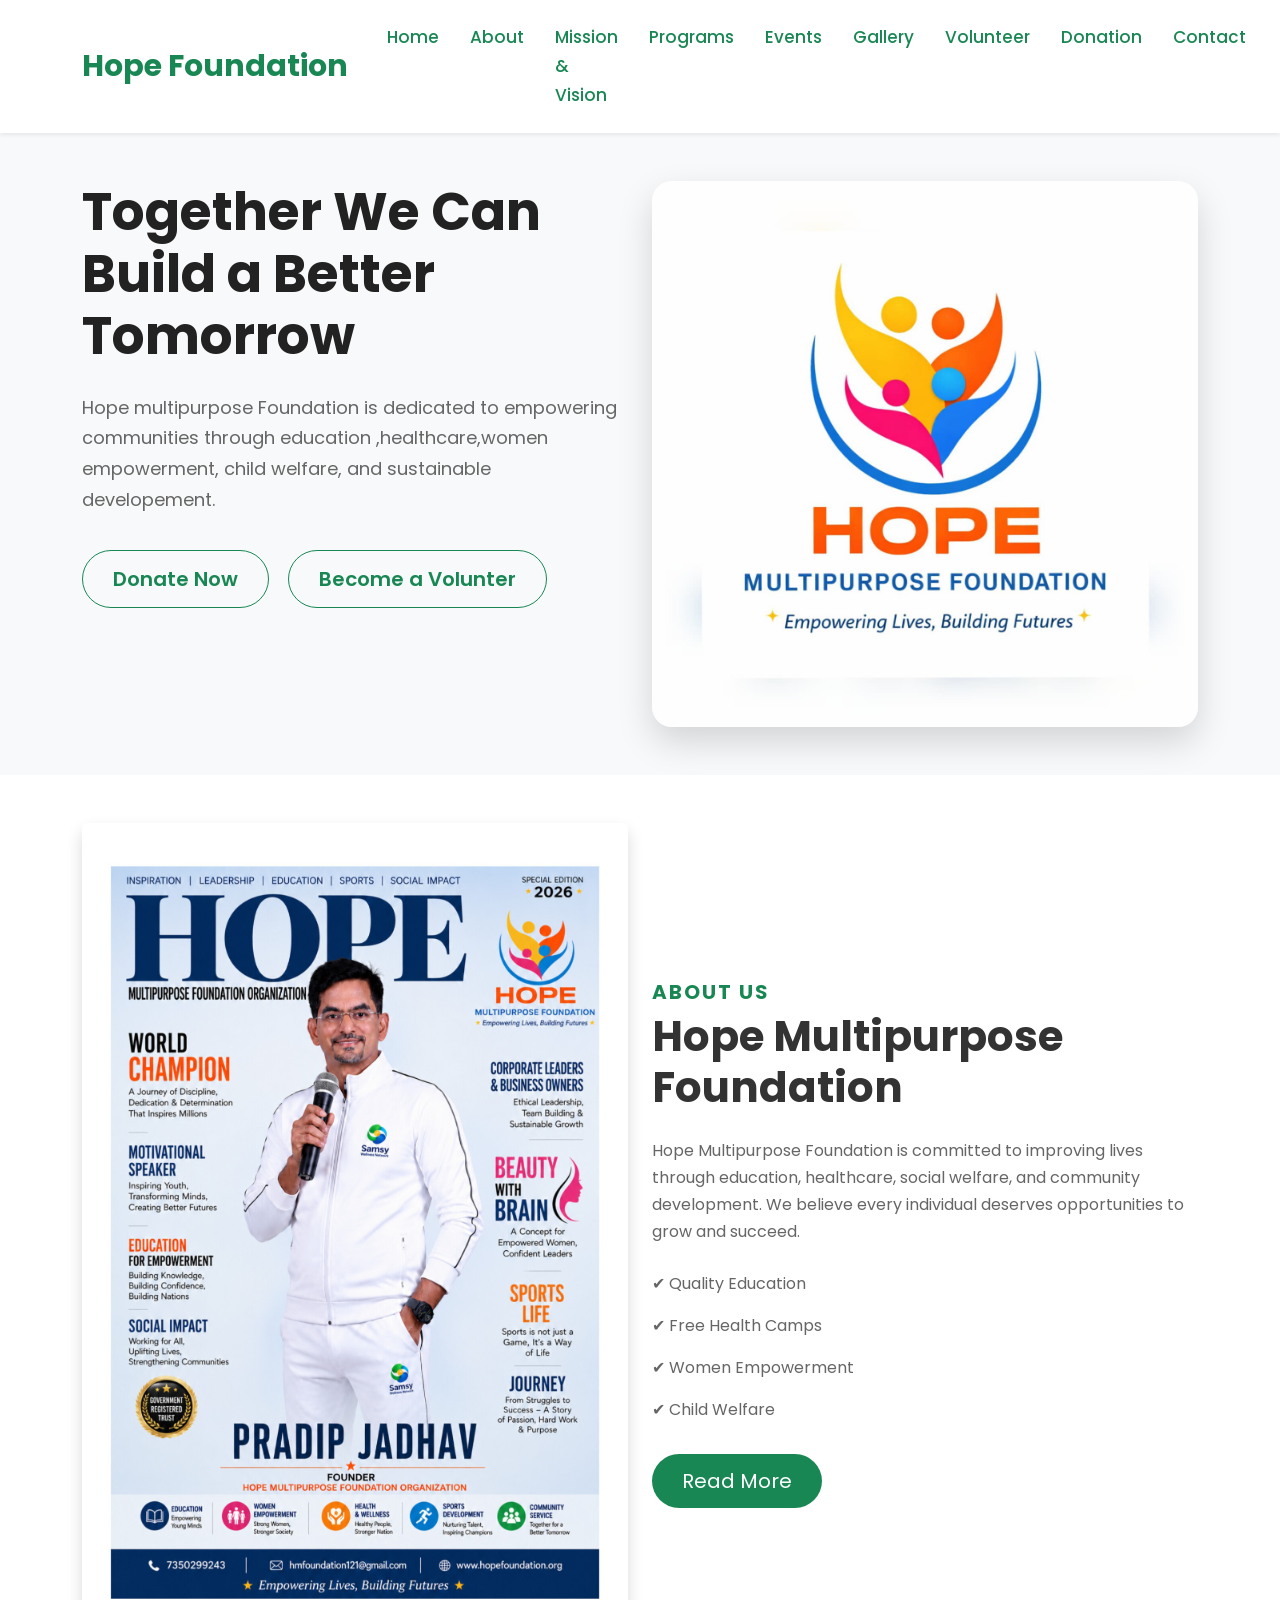
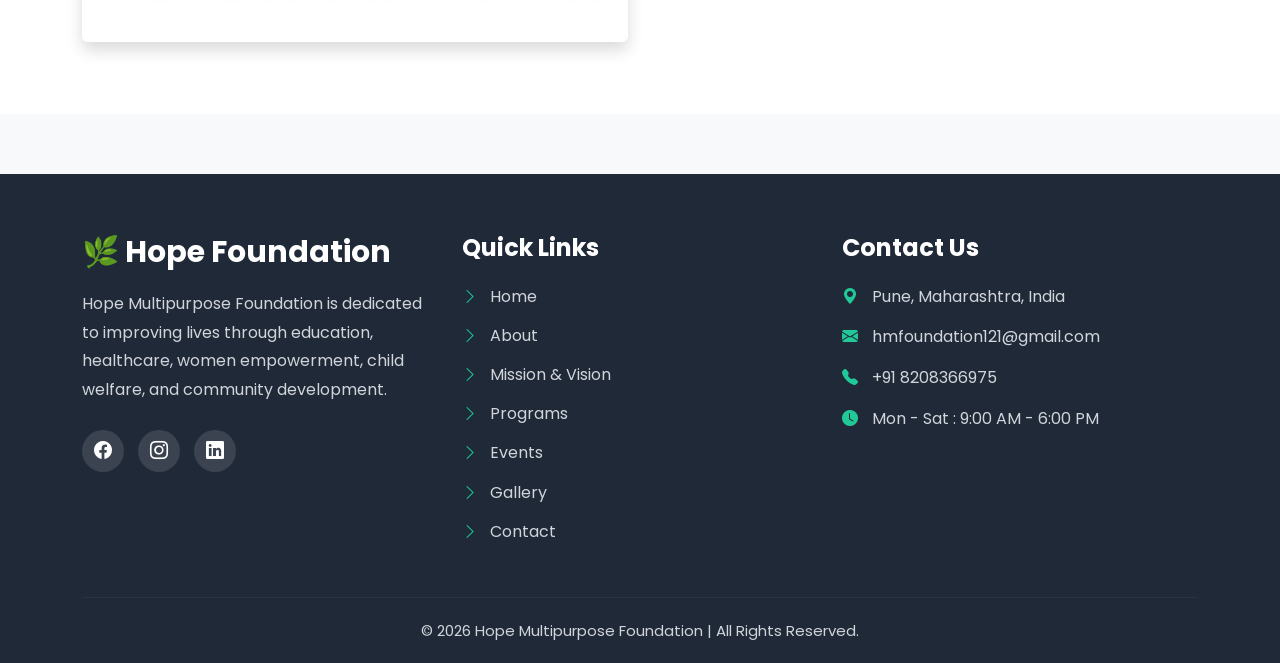
<file: index.html>
<!DOCTYPE html>
<html lang="en">
<head>
    <meta charset="UTF-8">
    <meta name="viewport" content="width=device-width, initial-scale=1.0">
    <title>Hope Multipurpose Foundation</title>

    <link href="https://cdn.jsdelivr.net/npm/bootstrap@5.3.7/dist/css/bootstrap.min.css" rel="stylesheet">
    <link rel="stylesheet"
        href="https://cdn.jsdelivr.net/npm/bootstrap-icons@1.11.3/font/bootstrap-icons.min.css">
    <link rel="stylesheet" href="css/style.css">
</head>
<body>
    <nav class="navbar navbar-expand-lg navbar-light bg-white shadow-sm sticky-top">
        <div class="container">
            <a class="navbar-brand fw-bold text-success" href="index.html">Hope Foundation</a>
            <button class="navbar-toggler" type="button" data-bs-toggle="collapse" data-bs-target="#navbarNav">
                <span class="navbar-toggler-icon" ></span>
    
            </button>
            <div class="collapse navbar-collapse" id="navbarNav">
                <ul class="navbar-nav ms-auto">
                    <li class="nav-item">
                        <a class="nav-link active"  href="index.html">Home</a>
                    </li>
                    <li class="nav-item">
                        <a class="nav-link active" href="about.html">About</a>
                    </li>
                    <li class="nav-item">
                        <a class="nav-link active" href="mission.html">Mission & Vision</a>
                    </li>
                    <li class="nav-item">
                        <a class="nav-link active" href="programs.html">Programs</a>
                    </li>
                    <li class="nav-item">
                        <a class="nav-link active" href="events.html">Events</a>
                    </li>
                    <li class="nav-item">
                        <a class="nav-link active" href="gallery.html">Gallery</a>
                            
                    </li>
                    <li class="nav-item">
                        <a class="nav-link active" href="volunteer.html">Volunteer</a>
                        </a>
                    </li>
                    <li class="nav-item">
                        <a class="nav-link active" href="donation.html">Donation</a>
                    </li>
                    <li class="nav-item">
                        <a class="nav-link active" href="contact.html">Contact</a>
                    </li>
                    
                </ul>
            </div>
        </div>
    </nav>
    <section class="hero py-5">
        <div class="container">
            <div class="row align-item-center">
                <div class="col-lg-6">
                    <h1>
                        Together We Can Build a Better Tomorrow
                    </h1>
                    <p>
                        Hope multipurpose Foundation is dedicated to empowering 
                        communities through education ,healthcare,women empowerment,
                        child welfare, and sustainable developement.
                    </p>
                    <div class="mt-4">
                        <a href="donation.html" class="btn btn-outline-success btn-lg">Donate Now</a>
                        <a href="volunteer.html" class="btn btn-outline-success btn-lg">Become a Volunter</a>
                    </div>


                </div>
                <div class="col-lg-6 text-center">
                    <img src="images/image.jpeg" class="img-fluid hero-image" alt="Hope Foundation">

                </div>
            </div>
        </div>
    </section>
   
<section class="about py-5">
    <div class="container">

        <div class="row align-items-center">

            
            <div class="col-lg-6 mb-4">

                <img src="images/image1.jpeg"
                     class="img-fluid rounded shadow"
                     alt="About Hope Foundation">

            </div>

            
            <div class="col-lg-6">

                <h5 class="text-success fw-bold">
                    ABOUT US
                </h5>

                <h2 class="fw-bold mb-4">
                    Hope Multipurpose Foundation
                </h2>

                <p>
                    Hope Multipurpose Foundation is committed to improving lives
                    through education, healthcare, social welfare, and
                    community development. We believe every individual deserves
                    opportunities to grow and succeed.
                </p>

                <div class="mt-4">

                    <p>✔ Quality Education</p>

                    <p>✔ Free Health Camps</p>

                    <p>✔ Women Empowerment</p>

                    <p>✔ Child Welfare</p>

                </div>

                <a href="about.html"
                   class="btn btn-success btn-lg mt-3">
                    Read More
                </a>

            </div>

        </div>

    </div>
</section>
<!-- ================= Footer Start ================= -->
<footer class="footer">

    <div class="container">

        <div class="row gy-4">

            <!-- About -->
            <div class="col-lg-4 col-md-6">

                <h3 class="footer-logo">
                    🌿 Hope Foundation
                </h3>

                <p class="footer-text">
                    Hope Multipurpose Foundation is dedicated to improving lives
                    through education, healthcare, women empowerment,
                    child welfare, and community development.
                </p>

                <div class="social-icons">
                    <a href="https://www.facebook.com/share/1DEEq2dMSL/" target="_blank" rel="noopener noreferrer" aria-label="Facebook"> <i class="bi bi-facebook"></i> </a>
                    <a href="https://www.instagram.com/hopemfoundation.india?igsh=YXhmOGFsM3YycTZi&utm_source=ig_contact_invite" target="_blank" rel="noopener noopener" aria-label="Instagram">
                        <i class="bi bi-instagram"></i>
                    </a>
                    <a href="https://www.linkedin.com/company/hope-multipurpose-foundation/" target="_blank" rel="noopener noreferrer" aria-label="LinkedIn"> <i class="bi bi-linkedin"></i> </a>

                </div>

            </div>

            <!-- Quick Links -->
            <div class="col-lg-4 col-md-6">

                <h4 class="footer-title">
                    Quick Links
                </h4>

                <ul class="footer-links">

                    <li>
                        <a href="index.html">
                            <i class="bi bi-chevron-right"></i> Home
                        </a>
                    </li>

                    <li>
                        <a href="about.html">
                            <i class="bi bi-chevron-right"></i> About
                        </a>
                    </li>

                    <li>
                        <a href="mission.html">
                            <i class="bi bi-chevron-right"></i> Mission & Vision
                        </a>
                    </li>

                    <li>
                        <a href="programs.html">
                            <i class="bi bi-chevron-right"></i> Programs
                        </a>
                    </li>

                    <li>
                        <a href="events.html">
                            <i class="bi bi-chevron-right"></i> Events
                        </a>
                    </li>

                    <li>
                        <a href="gallery.html">
                            <i class="bi bi-chevron-right"></i> Gallery
                        </a>
                    </li>

                    <li>
                        <a href="contact.html">
                            <i class="bi bi-chevron-right"></i> Contact
                        </a>
                    </li>

                </ul>

            </div>

            <!-- Contact -->
            <div class="col-lg-4 col-md-12">

                <h4 class="footer-title">
                    Contact Us
                </h4>

                <p>
                    <i class="bi bi-geo-alt-fill"></i>
                    Pune, Maharashtra, India
                </p>

                <p>
                    <i class="bi bi-envelope-fill"></i>
                    hmfoundation121@gmail.com
                </p>

                <p>
                    <i class="bi bi-telephone-fill"></i>
                    +91 8208366975
                </p>

                <p>
                    <i class="bi bi-clock-fill"></i>
                    Mon - Sat : 9:00 AM - 6:00 PM
                </p>

            </div>

        </div>

        <hr>

        <div class="copyright">

            © 2026 Hope Multipurpose Foundation | All Rights Reserved.

        </div>

    </div>

</footer>
<!-- ================= Footer End ================= -->


    <script src="https://cdn.jsdelivr.net/npm/bootstrap@5.3.7/dist/js/bootstrap.bundle.min.js"></script>
    <script src="js/script.js"></script>
</body>
</html>
</file>
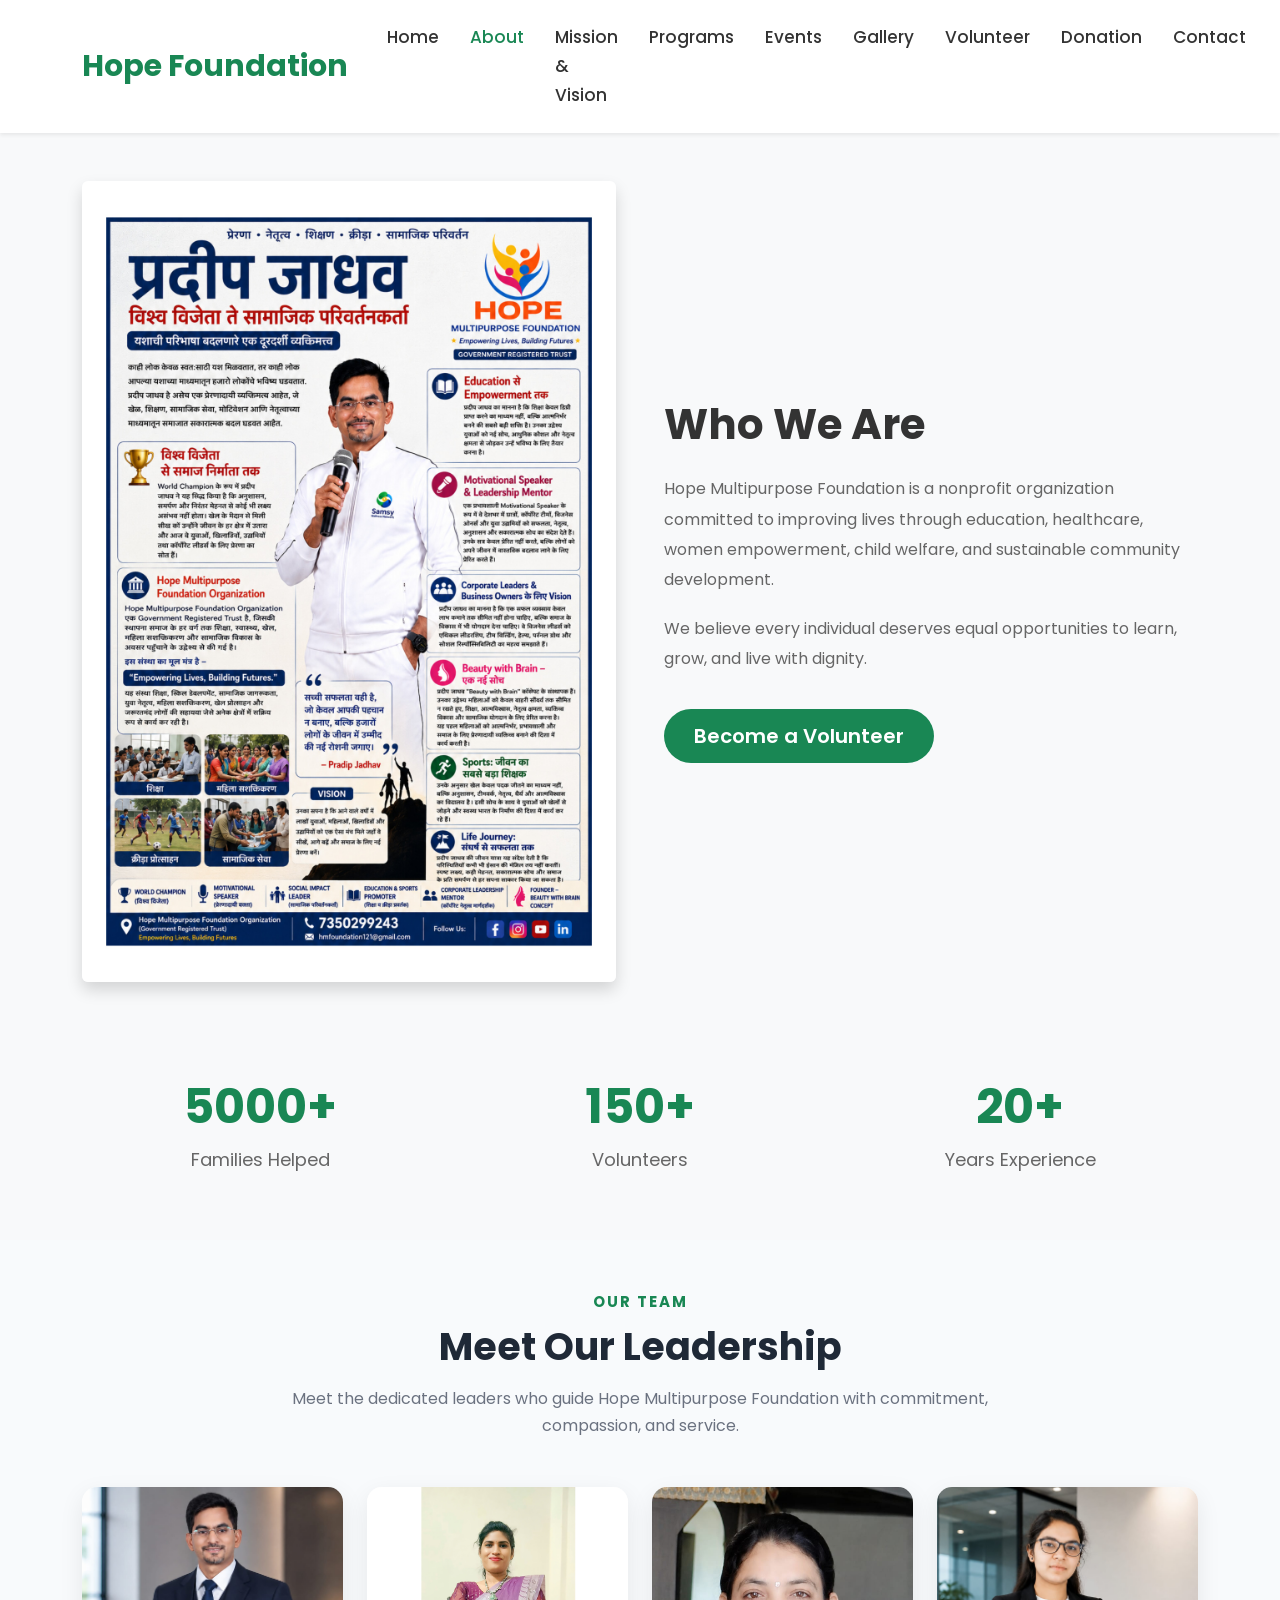
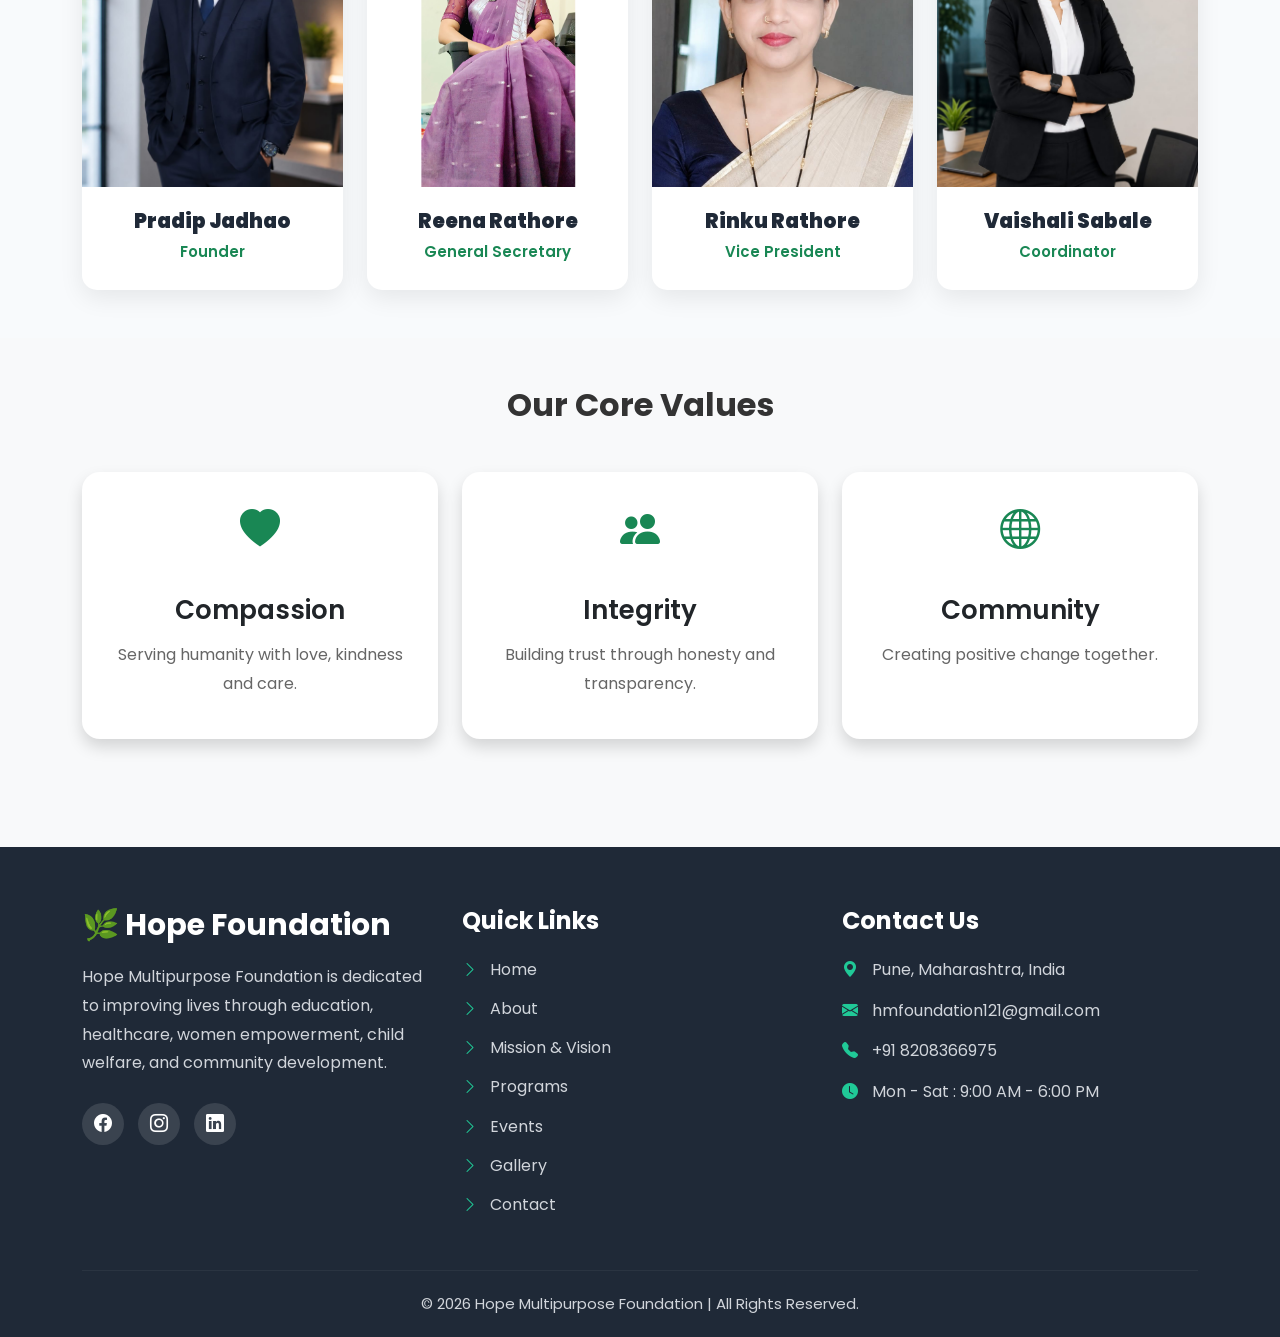
<file: about.html>
<!DOCTYPE html>
<html lang="en">

<head>

    <meta charset="UTF-8">

    <meta name="viewport" content="width=device-width, initial-scale=1.0">

    <title>About Us | Hope Foundation</title>

    <!-- Bootstrap CSS -->
    <link href="https://cdn.jsdelivr.net/npm/bootstrap@5.3.7/dist/css/bootstrap.min.css" rel="stylesheet">

    <!-- Bootstrap Icons -->
    <link href="https://cdn.jsdelivr.net/npm/bootstrap-icons@1.11.3/font/bootstrap-icons.min.css" rel="stylesheet">

    <!-- Custom CSS -->
    <link rel="stylesheet" href="css/style.css">

</head>

<body>

    <!-- Navbar -->

    <nav class="navbar navbar-expand-lg navbar-light bg-white shadow-sm sticky-top">

        <div class="container">

            <a class="navbar-brand fw-bold text-success" href="index.html">
                 Hope Foundation
            </a>

            <button class="navbar-toggler" type="button"
                data-bs-toggle="collapse"
                data-bs-target="#navbarNav">

                <span class="navbar-toggler-icon"></span>

            </button>

            <div class="collapse navbar-collapse" id="navbarNav">

                <ul class="navbar-nav ms-auto">

                    <li class="nav-item">
                        <a class="nav-link" href="index.html">Home</a>
                    </li>

                    <li class="nav-item">
                        <a class="nav-link active" href="about.html">About</a>
                    </li>

                    <li class="nav-item">
                        <a class="nav-link" href="mission.html">Mission & Vision</a>
                    </li>

                    <li class="nav-item">
                        <a class="nav-link" href="programs.html">Programs</a>
                    </li>

                    <li class="nav-item">
                        <a class="nav-link" href="events.html">Events</a>
                    </li>

                    <li class="nav-item">
                        <a class="nav-link" href="gallery.html">Gallery</a>
                    </li>

                    <li class="nav-item">
                        <a class="nav-link" href="volunteer.html">Volunteer</a>
                    </li>

                    <li class="nav-item">
                        <a class="nav-link" href="donation.html">Donation</a>
                    </li>

                    <li class="nav-item">
                        <a class="nav-link" href="contact.html">Contact</a>
                    </li>

                </ul>

            </div>

        </div>

    </nav>

 

    <!-- About Section -->

    <section class="about-page py-5">

        <div class="container">

            <div class="row align-items-center g-5">

                <div class="col-lg-6">

                    <img src="images/image2.jpeg"
                        class="img-fluid rounded shadow"
                        alt="About Hope Foundation">

                </div>

                <div class="col-lg-6">

                    <h2 class="fw-bold mb-4">

                        Who We Are

                    </h2>

                    <p>

                        Hope Multipurpose Foundation is a nonprofit organization committed to improving lives through education, healthcare, women empowerment, child welfare, and sustainable community development.

                    </p>

                    <p>

                        We believe every individual deserves equal opportunities to learn, grow, and live with dignity.

                    </p>

                    <a href="volunteer.html" class="btn btn-success btn-lg mt-3">

                        Become a Volunteer

                    </a>

                </div>

            </div>

        </div>

    </section>

    <!-- Statistics -->

    <section class="py-5 bg-light">

        <div class="container">

            <div class="row text-center">

                <div class="col-md-4">

                    <h2 class="text-success fw-bold">

                        5000+

                    </h2>

                    <p>Families Helped</p>

                </div>

                <div class="col-md-4">

                    <h2 class="text-success fw-bold">

                        150+

                    </h2>

                    <p>Volunteers</p>

                </div>

                <div class="col-md-4">

                    <h2 class="text-success fw-bold">

                        20+

                    </h2>

                    <p>Years Experience</p>

                </div>

            </div>

        </div>

    </section>


    <!-- ============================================
     Leadership / Our Team Section
============================================= -->

<section class="leadership-section py-5">
    <div class="container">

        <!-- Section Heading -->
        <div class="section-heading text-center mb-5">
            <span class="section-subtitle">Our Team</span>
            <h2>Meet Our Leadership</h2>
            <p>
                Meet the dedicated leaders who guide Hope Multipurpose
                Foundation with commitment, compassion, and service.
            </p>
        </div>

        <!-- Leadership Cards -->
        <div class="row g-4 justify-content-center">

            <!-- Founder -->
            <div class="col-lg-3 col-md-6 col-sm-6">
                <div class="leader-card">

                    <div class="leader-image">
                        <img src="images/founder.jpeg"
                             alt="Founder of Hope Multipurpose Foundation">

                        <div class="leader-overlay">
                            <span>Founder</span>
                        </div>
                    </div>

                    <div class="leader-info">
                        <h4><b>Pradip Jadhao</b></h4>
                        <p>Founder</p>
                    </div>

                </div>
            </div>


            <!-- General Secretary -->
            <div class="col-lg-3 col-md-6 col-sm-6">
                <div class="leader-card">

                    <div class="leader-image">
                        <img src="images/general.png"
                             alt="General Secretary of Hope Multipurpose Foundation">

                        <div class="leader-overlay">
                            <span>General Secretary</span>
                        </div>
                    </div>

                    <div class="leader-info">
                        <h4><b>Reena Rathore</b></h4>
                        <p>General Secretary</p>
                    </div>

                </div>
            </div>


            <!-- Vice President -->
            <div class="col-lg-3 col-md-6 col-sm-6">
                <div class="leader-card">

                    <div class="leader-image">
                        <img src="images/vice.jpeg"
                             alt="Vice President of Hope Multipurpose Foundation">

                        <div class="leader-overlay">
                            <span>Vice President</span>
                        </div>
                    </div>

                    <div class="leader-info">
                        <h4><b>Rinku Rathore</b></h4>
                        <p>Vice President</p>
                    </div>

                </div>
            </div>


            <!-- Coordinator -->
            <div class="col-lg-3 col-md-6 col-sm-6">
                <div class="leader-card">

                    <div class="leader-image">
                        <img src="images/coordinator.jpeg"
                             alt="Coordinator of Hope Multipurpose Foundation">

                        <div class="leader-overlay">
                            <span>Coordinator</span>
                        </div>
                    </div>

                    <div class="leader-info">
                        <h4><b>Vaishali Sabale</b></h4>
                        <p>Coordinator</p>
                    </div>

                </div>
            </div>

        </div>

    </div>
</section>

    <!-- Core Values -->

    <section class="py-5">

        <div class="container">

            <h2 class="text-center fw-bold mb-5">

                Our Core Values

            </h2>

            <div class="row g-4">

                <div class="col-lg-4">

                    <div class="card shadow border-0 p-4 text-center h-100">

                        <i class="bi bi-heart-fill text-success fs-1"></i>

                        <h4 class="mt-3">

                            Compassion

                        </h4>

                        <p>

                            Serving humanity with love, kindness and care.

                        </p>

                    </div>

                </div>

                <div class="col-lg-4">

                    <div class="card shadow border-0 p-4 text-center h-100">

                        <i class="bi bi-people-fill text-success fs-1"></i>

                        <h4 class="mt-3">

                            Integrity

                        </h4>

                        <p>

                            Building trust through honesty and transparency.

                        </p>

                    </div>

                </div>

                <div class="col-lg-4">

                    <div class="card shadow border-0 p-4 text-center h-100">

                        <i class="bi bi-globe text-success fs-1"></i>

                        <h4 class="mt-3">

                            Community

                        </h4>

                        <p>

                            Creating positive change together.

                        </p>

                    </div>

                </div>

            </div>

        </div>

    </section>

    <!-- Footer -->
     <footer class="footer">

    <div class="container">

        <div class="row gy-4">

            <!-- About -->
            <div class="col-lg-4 col-md-6">

                <h3 class="footer-logo">
                    🌿 Hope Foundation
                </h3>

                <p class="footer-text">
                    Hope Multipurpose Foundation is dedicated to improving lives
                    through education, healthcare, women empowerment,
                    child welfare, and community development.
                </p>
                <div class="social-icons">
                    <a href="https://www.facebook.com/share/1DEEq2dMSL/" target="_blank" rel="noopener noreferrer" aria-label="Facebook"> <i class="bi bi-facebook"></i> </a>
                    <a href="https://www.instagram.com/hopemfoundation.india?igsh=YXhmOGFsM3YycTZi&utm_source=ig_contact_invite" target="_blank" rel="noopener noopener" aria-label="Instagram">
                        <i class="bi bi-instagram"></i>
                    </a>
                    <a href="https://www.linkedin.com/company/hope-multipurpose-foundation/" target="_blank" rel="noopener noreferrer" aria-label="LinkedIn"> <i class="bi bi-linkedin"></i> </a>

                </div>
            </div>

            <!-- Quick Links -->
            <div class="col-lg-4 col-md-6">

                <h4 class="footer-title">
                    Quick Links
                </h4>

                <ul class="footer-links">

                    <li>
                        <a href="index.html">
                            <i class="bi bi-chevron-right"></i> Home
                        </a>
                    </li>

                    <li>
                        <a href="about.html">
                            <i class="bi bi-chevron-right"></i> About
                        </a>
                    </li>

                    <li>
                        <a href="mission.html">
                            <i class="bi bi-chevron-right"></i> Mission & Vision
                        </a>
                    </li>

                    <li>
                        <a href="programs.html">
                            <i class="bi bi-chevron-right"></i> Programs
                        </a>
                    </li>

                    <li>
                        <a href="events.html">
                            <i class="bi bi-chevron-right"></i> Events
                        </a>
                    </li>

                    <li>
                        <a href="gallery.html">
                            <i class="bi bi-chevron-right"></i> Gallery
                        </a>
                    </li>

                    <li>
                        <a href="contact.html">
                            <i class="bi bi-chevron-right"></i> Contact
                        </a>
                    </li>

                </ul>

            </div>

            <!-- Contact -->
            <div class="col-lg-4 col-md-12">

                <h4 class="footer-title">
                    Contact Us
                </h4>

                <p>
                    <i class="bi bi-geo-alt-fill"></i>
                   Pune, Maharashtra, India
                </p>

                <p>
                    <i class="bi bi-envelope-fill"></i>
                    hmfoundation121@gmail.com
                </p>

                <p>
                    <i class="bi bi-telephone-fill"></i>
                    +91 8208366975
                </p>

                <p>
                    <i class="bi bi-clock-fill"></i>
                    Mon - Sat : 9:00 AM - 6:00 PM
                </p>

            </div>

        </div>

        <hr>

        <div class="copyright">

            © 2026 Hope Multipurpose Foundation | All Rights Reserved.

        </div>

    </div>

</footer>

    <!-- Keep your existing footer here exactly as it is -->

    <!-- Bootstrap JS -->

    <script src="https://cdn.jsdelivr.net/npm/bootstrap@5.3.7/dist/js/bootstrap.bundle.min.js"></script>

    <script src="js/script.js"></script>

</body>

</html>
</file>
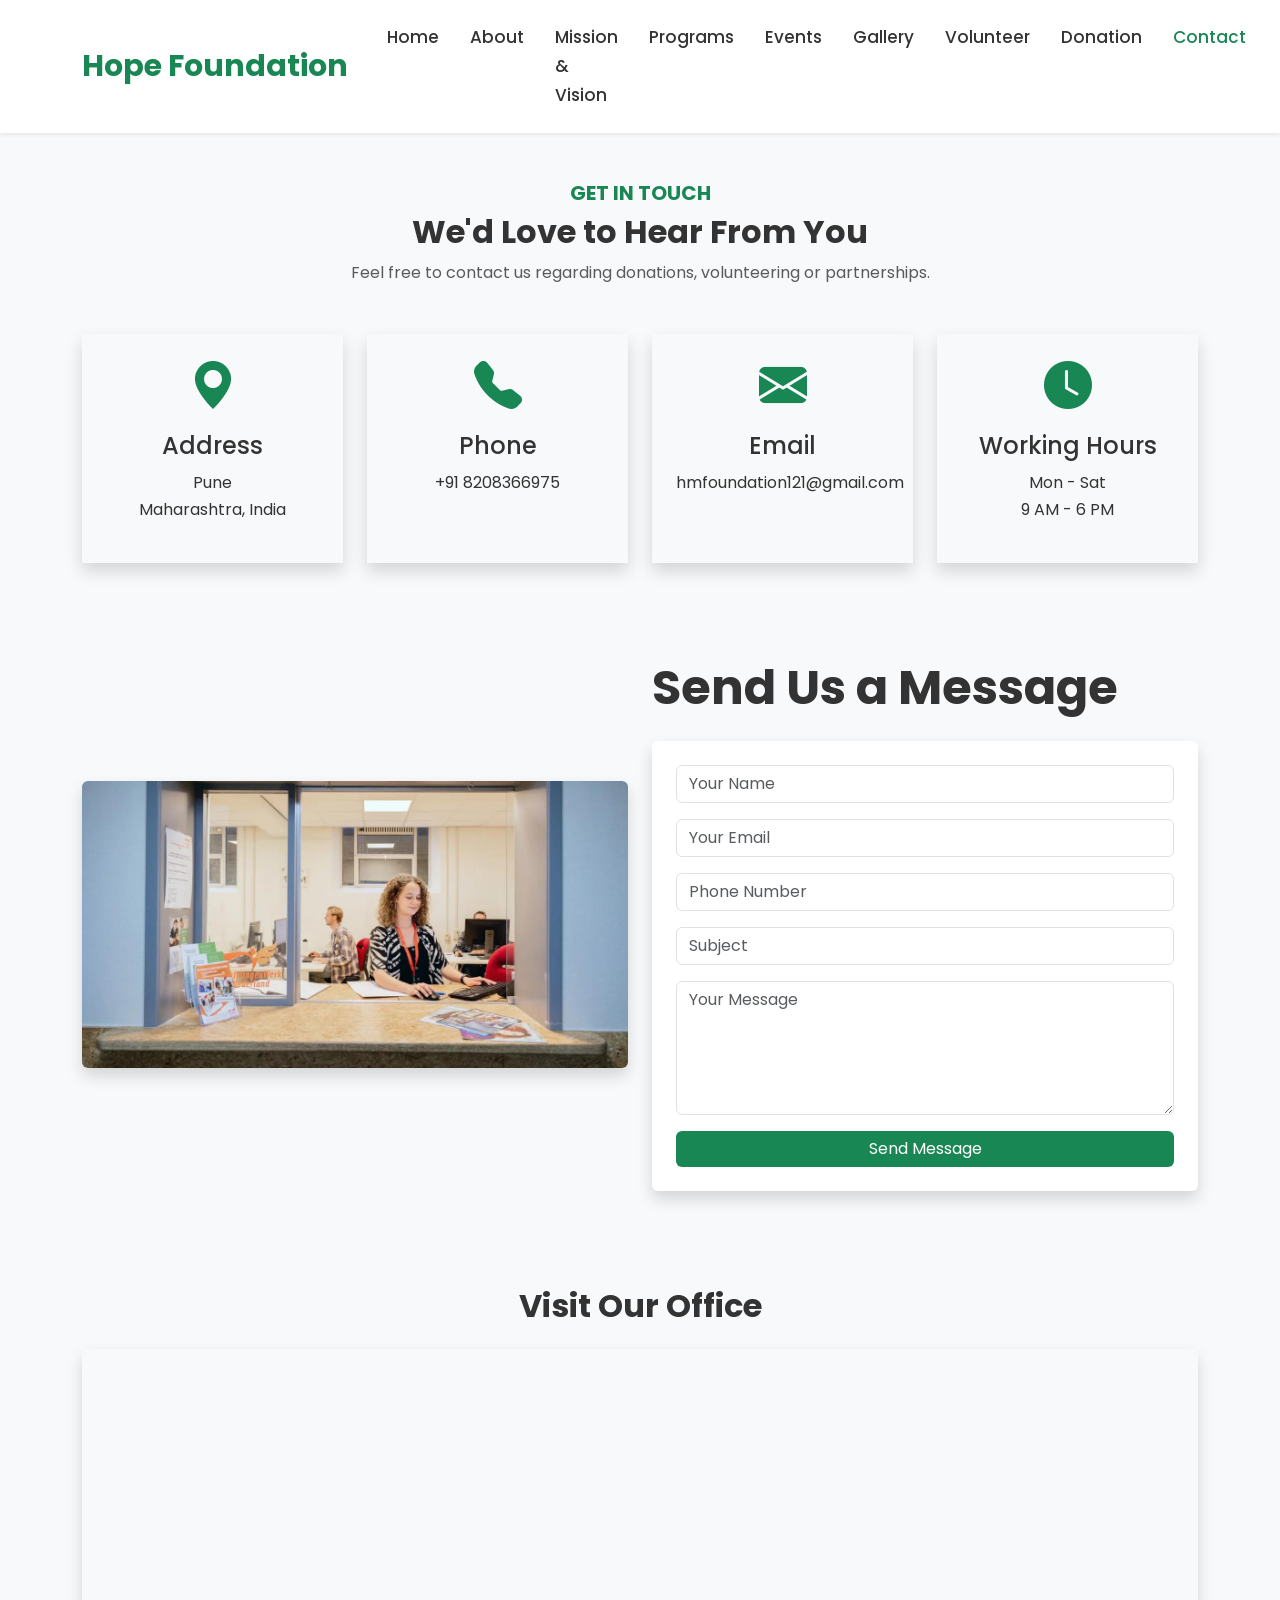
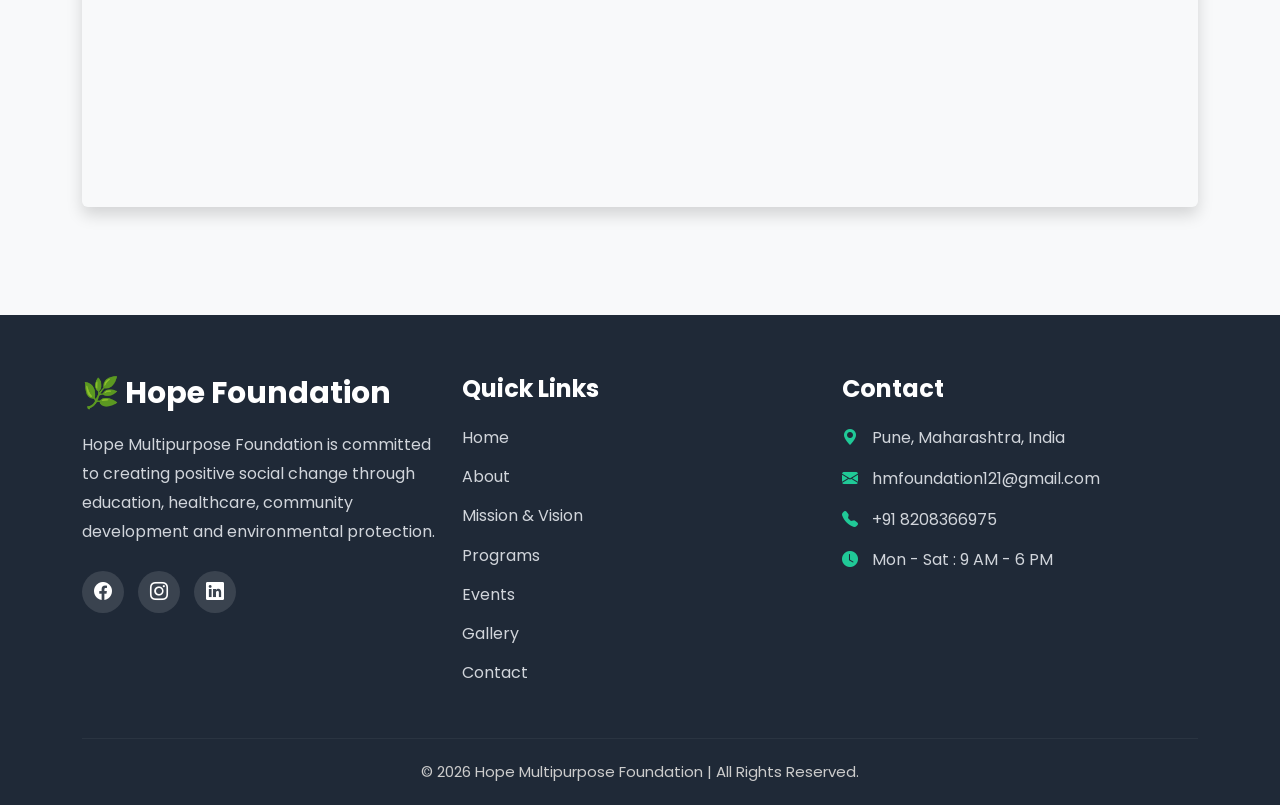
<file: contact.html>
<!DOCTYPE html>
<html lang="en">
<head>
<meta charset="UTF-8">
<meta name="viewport" content="width=device-width, initial-scale=1.0">

<title>Contact Us | Hope Foundation</title>

<link href="https://cdn.jsdelivr.net/npm/bootstrap@5.3.7/dist/css/bootstrap.min.css" rel="stylesheet">

<link rel="stylesheet"
href="https://cdn.jsdelivr.net/npm/bootstrap-icons@1.11.3/font/bootstrap-icons.min.css">

<link rel="stylesheet" href="css/style.css">

</head>

<body>

<!-- ================= Navbar ================= -->

<nav class="navbar navbar-expand-lg navbar-light bg-white shadow-sm sticky-top">

<div class="container">

<a class="navbar-brand fw-bold text-success" href="index.html">
 Hope Foundation
</a>

<button class="navbar-toggler"
type="button"
data-bs-toggle="collapse"
data-bs-target="#navbarNav">

<span class="navbar-toggler-icon"></span>

</button>

<div class="collapse navbar-collapse" id="navbarNav">

<ul class="navbar-nav ms-auto">

<li class="nav-item">
<a class="nav-link" href="index.html">Home</a>
</li>

<li class="nav-item">
<a class="nav-link" href="about.html">About</a>
</li>

<li class="nav-item">
<a class="nav-link" href="mission.html">Mission & Vision</a>
</li>

<li class="nav-item">
<a class="nav-link" href="programs.html">Programs</a>
</li>

<li class="nav-item">
<a class="nav-link" href="events.html">Events</a>
</li>

<li class="nav-item">
<a class="nav-link" href="gallery.html">Gallery</a>
</li>

<li class="nav-item">
<a class="nav-link" href="volunteer.html">Volunteer</a>
</li>

<li class="nav-item">
<a class="nav-link" href="donation.html">Donation</a>
</li>

<li class="nav-item">
<a class="nav-link active" href="contact.html">Contact</a>
</li>

</ul>

</div>

</div>

</nav>


<!-- ================= Contact Cards ================= -->

<section class="py-5">

<div class="container">

<div class="text-center mb-5">

<h5 class="text-success fw-bold">
GET IN TOUCH
</h5>

<h2 class="fw-bold">
We'd Love to Hear From You
</h2>

<p class="text-muted">

Feel free to contact us regarding donations,
volunteering or partnerships.

</p>

</div>

<div class="row g-4">

<div class="col-lg-3 col-md-6">

<div class="contact-box shadow text-center p-4 h-100">

<i class="bi bi-geo-alt-fill display-5 text-success"></i>

<h4 class="mt-3">Address</h4>

<p>
Pune<br>
 Maharashtra, India
</p>

</div>

</div>

<div class="col-lg-3 col-md-6">

<div class="contact-box shadow text-center p-4 h-100">

<i class="bi bi-telephone-fill display-5 text-success"></i>

<h4 class="mt-3">Phone</h4>

<p>+91 8208366975</p>

</div>

</div>

<div class="col-lg-3 col-md-6">

<div class="contact-box shadow text-center p-4 h-100">

<i class="bi bi-envelope-fill display-5 text-success"></i>

<h4 class="mt-3">Email</h4>

<p>hmfoundation121@gmail.com</p>

</div>

</div>

<div class="col-lg-3 col-md-6">

<div class="contact-box shadow text-center p-4 h-100">

<i class="bi bi-clock-fill display-5 text-success"></i>

<h4 class="mt-3">Working Hours</h4>

<p>
Mon - Sat<br>
9 AM - 6 PM
</p>

</div>

</div>

</div>

</div>

</section>

<!-- ================= Contact Form ================= -->

<section class="py-5 bg-light">

<div class="container">

<div class="row align-items-center">

<div class="col-lg-6">

<img src="images/contact.jpg"
class="img-fluid rounded shadow"
alt="Contact">

</div>

<div class="col-lg-6">

<h2 class="fw-bold mb-4">

Send Us a Message

</h2>

<form id="contactForm" class="shadow bg-white p-4 rounded">

<div class="mb-3">

<input
id="name"
type="text"
class="form-control"
placeholder="Your Name"
required>

</div>

<div class="mb-3">

<input
id="email"
type="email"
class="form-control"
placeholder="Your Email"
required>

</div>

<div class="mb-3">

<input
id="phone"
type="tel"
class="form-control"
placeholder="Phone Number">

</div>

<div class="mb-3">

<input
id="subject"
type="text"
class="form-control"
placeholder="Subject">

</div>

<div class="mb-3">

<textarea
id="message"
rows="5"
class="form-control"
placeholder="Your Message"
required></textarea>

</div>

<button
type="submit"
class="btn btn-success w-100">

Send Message

</button>

</form>

</div>

</div>

</div>

</section>

<!-- ================= Map ================= -->

<section class="py-5">

<div class="container">

<div class="text-center mb-4">

<h2 class="fw-bold">

Visit Our Office

</h2>

</div>

<div class="map-container rounded overflow-hidden shadow">

<iframe
    src="https://www.google.com/maps?q=Pune,+Maharashtra,+India&output=embed"
    width="100%"
    height="450"
    style="border:0;"
    allowfullscreen=""
    loading="lazy">

</iframe>

</div>

</div>

</section>

<!-- ================= Footer ================= -->

<footer class="footer">

<div class="container">

<div class="row gy-5">

<div class="col-lg-4">

<h3 class="footer-logo">

🌿 Hope Foundation

</h3>

<p class="footer-text">

Hope Multipurpose Foundation is committed to creating
positive social change through education, healthcare,
community development and environmental protection.

</p>

                <div class="social-icons">
                    <a href="https://www.facebook.com/share/1DEEq2dMSL/" target="_blank" rel="noopener noreferrer" aria-label="Facebook"> <i class="bi bi-facebook"></i> </a>
                    <a href="https://www.instagram.com/hopemfoundation.india?igsh=YXhmOGFsM3YycTZi&utm_source=ig_contact_invite" target="_blank" rel="noopener noopener" aria-label="Instagram">
                        <i class="bi bi-instagram"></i>
                    </a>
                    <a href="https://www.linkedin.com/company/hope-multipurpose-foundation/" target="_blank" rel="noopener noreferrer" aria-label="LinkedIn"> <i class="bi bi-linkedin"></i> </a>

                </div>

</div>

<div class="col-lg-4">

<h4 class="footer-title">

Quick Links

</h4>

<ul class="footer-links">

<li><a href="index.html">Home</a></li>

<li><a href="about.html">About</a></li>

<li><a href="mission.html">Mission & Vision</a></li>

<li><a href="programs.html">Programs</a></li>

<li><a href="events.html">Events</a></li>

<li><a href="gallery.html">Gallery</a></li>

<li><a href="contact.html">Contact</a></li>

</ul>

</div>

<div class="col-lg-4">

<h4 class="footer-title">

Contact

</h4>

<p><i class="bi bi-geo-alt-fill"></i> Pune, Maharashtra, India</p>

<p><i class="bi bi-envelope-fill"></i> hmfoundation121@gmail.com</p>

<p><i class="bi bi-telephone-fill"></i> +91 8208366975</p>

<p><i class="bi bi-clock-fill"></i> Mon - Sat : 9 AM - 6 PM</p>

</div>

</div>

<hr>

<div class="copyright text-center">

© 2026 Hope Multipurpose Foundation | All Rights Reserved.

</div>

</div>

</footer>

<script src="https://cdn.jsdelivr.net/npm/bootstrap@5.3.7/dist/js/bootstrap.bundle.min.js"></script>

<script src="js/script.js"></script>

</body>
</html>
</file>
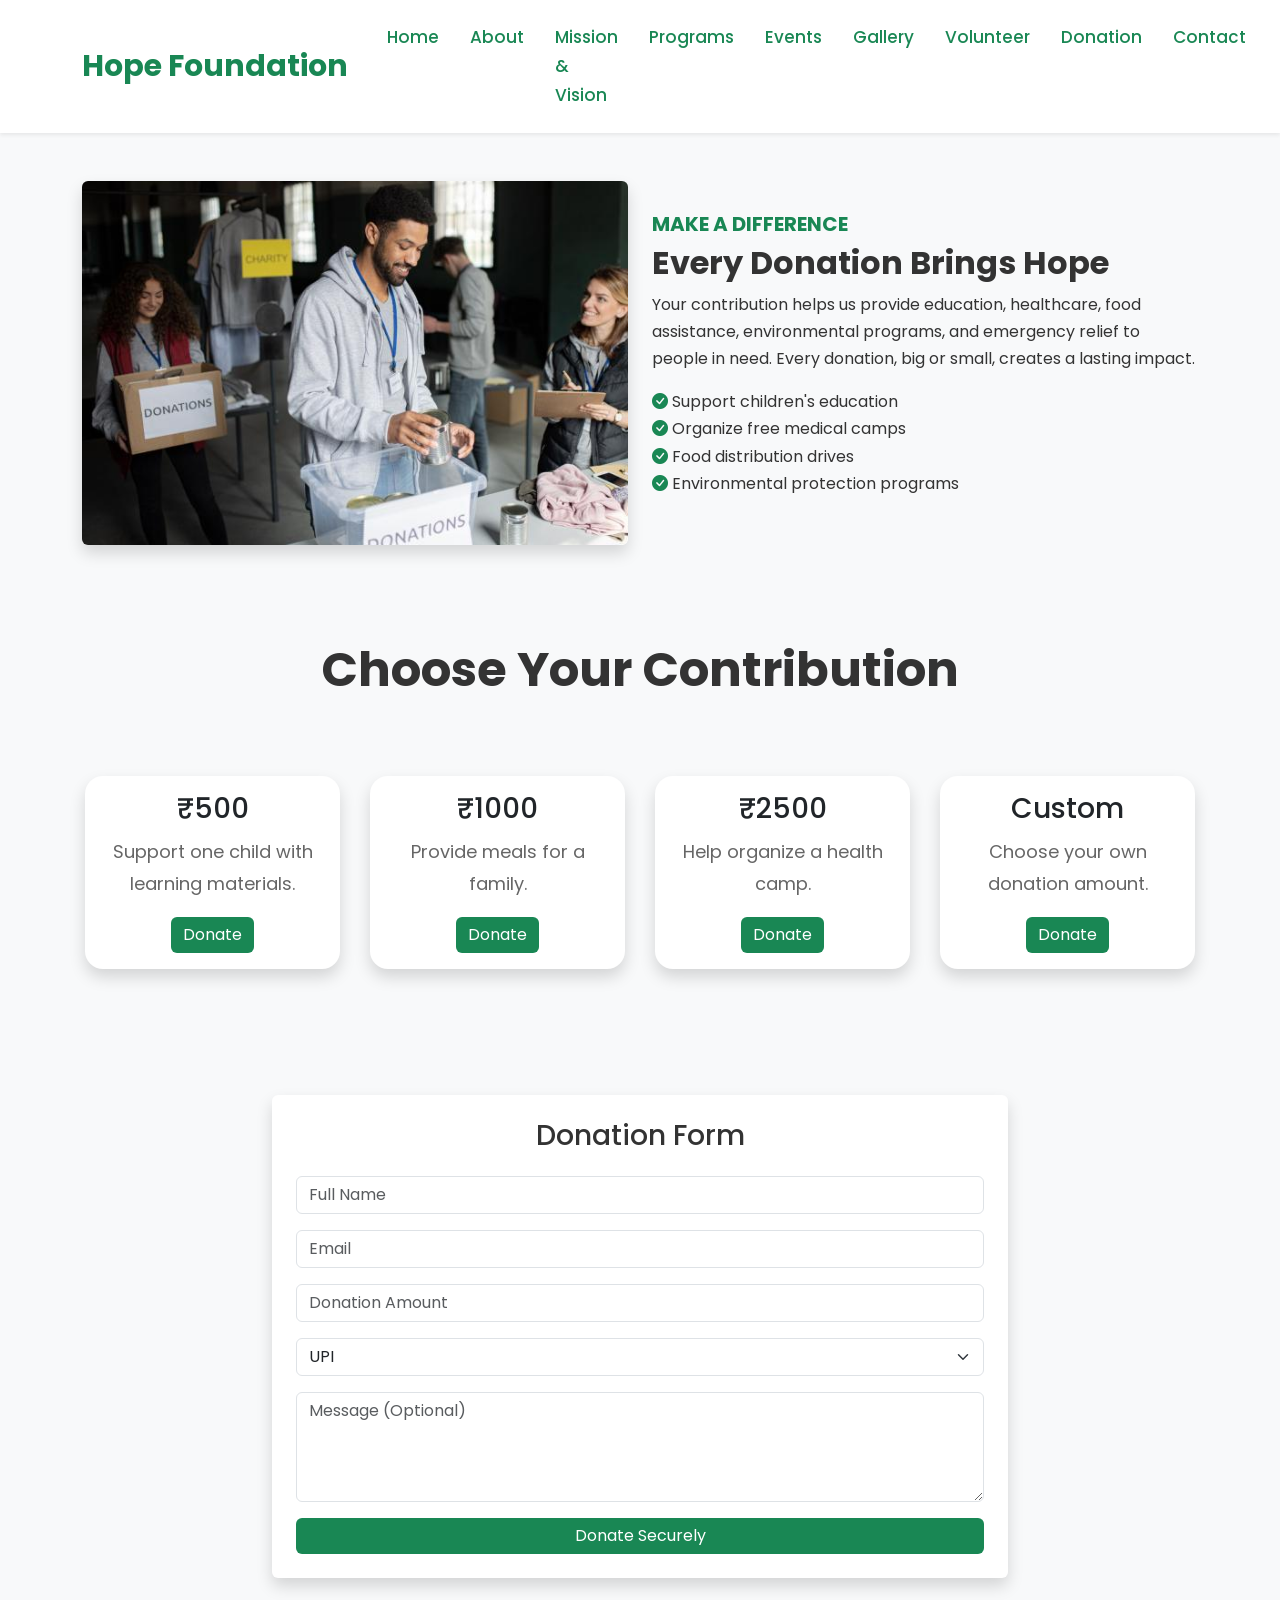
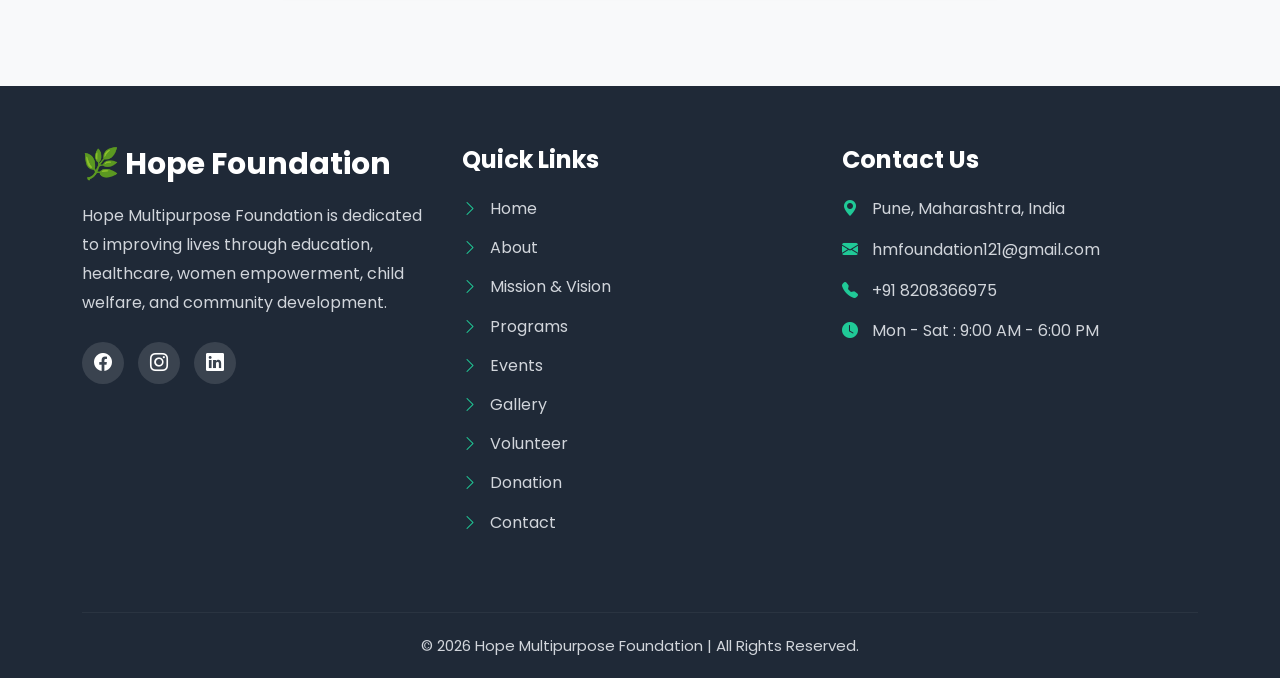
<file: donation.html>
<!DOCTYPE html>
<html lang="en">
<head>
    <meta charset="UTF-8">
    <meta name="viewport" content="width=device-width, initial-scale=1.0">
    <title>About Us | Hope Foundation</title>
    <link rel="stylesheet" href="https://cdn.jsdelivr.net/npm/bootstrap@5.3.7/dist/css/bootstrap.min.css">
<link rel="stylesheet"
href="https://cdn.jsdelivr.net/npm/bootstrap-icons@1.11.3/font/bootstrap-icons.min.css">
    

<link rel="stylesheet" href="css/style.css">

</head>
<body>
     <nav class="navbar navbar-expand-lg navbar-light bg-white shadow-sm sticky-top">
        <div class="container">
            <a class="navbar-brand fw-bold text-success" href="index.html">Hope Foundation</a>
            <button class="navbar-toggler" type="button" data-bs-toggle="collapse" data-bs-target="#navbarNav">
                <span class="navbar-toggler-icon" ></span>
    
            </button>
            <div class="collapse navbar-collapse" id="navbarNav">
                <ul class="navbar-nav ms-auto">
                    <li class="nav-item">
                        <a class="nav-link active"  href="index.html">Home</a>
                    </li>
                    <li class="nav-item">
                        <a class="nav-link active" href="about.html">About</a>
                    </li>
                    <li class="nav-item">
                        <a class="nav-link active" href="mission.html">Mission & Vision</a>
                    </li>
                    <li class="nav-item">
                        <a class="nav-link active" href="programs.html">Programs</a>
                    </li>
                    <li class="nav-item">
                        <a class="nav-link active" href="events.html">Events</a>
                    </li>
                    <li class="nav-item">
                        <a class="nav-link active" href="gallery.html">Gallery</a>
                            
                    </li>
                    <li class="nav-item">
                        <a class="nav-link active" href="volunteer.html">Volunteer</a>
                        </a>
                    </li>
                    <li class="nav-item">
                        <a class="nav-link active" href="donation.html">Donation</a>
                    </li>
                    <li class="nav-item">
                        <a class="nav-link active" href="contact.html">Contact</a>
                    </li>
                    
                </ul>
            </div>
        </div>
    </nav>


<section class="py-5">

<div class="container">

<div class="row align-items-center">

<div class="col-lg-6">

<img src="images/gallery9.jpg"
class="img-fluid rounded shadow"
alt="Donation">

</div>

<div class="col-lg-6">

<h5 class="text-success fw-bold">
MAKE A DIFFERENCE
</h5>

<h2 class="fw-bold">
Every Donation Brings Hope
</h2>

<p>
Your contribution helps us provide education,
healthcare, food assistance, environmental
programs, and emergency relief to people in need.
Every donation, big or small, creates a lasting impact.
</p>

<ul class="list-unstyled">

<li><i class="bi bi-check-circle-fill text-success"></i> Support children's education</li>

<li><i class="bi bi-check-circle-fill text-success"></i> Organize free medical camps</li>

<li><i class="bi bi-check-circle-fill text-success"></i> Food distribution drives</li>

<li><i class="bi bi-check-circle-fill text-success"></i> Environmental protection programs</li>

</ul>

</div>

</div>

</div>

</section>

<section class="py-5 bg-light">

<div class="container">

<div class="text-center mb-5">

<h2 class="fw-bold">
Choose Your Contribution
</h2>

</div>

<div class="row g-4 text-center">

<div class="col-md-3">

<div class="card shadow donation-card">

<div class="card-body">

<h3>₹500</h3>

<p>Support one child with learning materials.</p>
<button class="btn btn-success donate-btn" data-amount="500">
    Donate
</button>

</div>

</div>

</div>

<div class="col-md-3">

<div class="card shadow donation-card">

<div class="card-body">

<h3>₹1000</h3>

<p>Provide meals for a family.</p>

<button
class="btn btn-success donate-btn"
data-amount="1000">
Donate
</button>
</div>

</div>

</div>

<div class="col-md-3">

<div class="card shadow donation-card">

<div class="card-body">

<h3>₹2500</h3>

<p>Help organize a health camp.</p>

<button
class="btn btn-success donate-btn"
data-amount="2500">
Donate
</button>

</div>

</div>

</div>

<div class="col-md-3">

<div class="card shadow donation-card">

<div class="card-body">

<h3>Custom</h3>

<p>Choose your own donation amount.</p>

<button
class="btn btn-success donate-btn"
data-amount="">
Donate
</button>

</div>

</div>

</div>

</div>

</div>

</section>
<section class="py-5">

<div class="container">

<div class="row justify-content-center">

<div class="col-lg-8">

<form id="donationForm" class="shadow p-4 rounded bg-white">

<h3 class="text-center mb-4">
Donation Form
</h3>

<input
id="name"
type="text"
id="name"
class="form-control mb-3"
placeholder="Full Name"
required>

<input
id="email"
type="email"
id="email"
class="form-control mb-3"
placeholder="Email"
required>

<input
id="amount"
type="number"
id="amount"
class="form-control mb-3"
placeholder="Donation Amount"
required>

<select
id="payment"
class="form-select mb-3">

<option value="UPI">UPI</option>
<option value="Credit Card">Credit Card</option>
<option value="Debit Card">Debit Card</option>
<option value="Net Banking">Net Banking</option>

</select>

<textarea
id="message"
class="form-control mb-3"
rows="4"
placeholder="Message (Optional)">
</textarea>

<button
type="submit"
class="btn btn-success w-100">

Donate Securely

</button>

</form>

</div>

</div>

</div>

</section>


   <!-- ================= Footer Start ================= -->

<footer class="footer">

    <div class="container">

        <div class="row gy-5">

            <!-- About -->
            <div class="col-lg-4 col-md-6 mb-4">

                <h3 class="footer-logo">
                    🌿 Hope Foundation
                </h3>

                <p class="footer-text">
                    Hope Multipurpose Foundation is dedicated to improving lives
                    through education, healthcare, women empowerment,
                    child welfare, and community development.
                </p>

                <div class="social-icons">
                    <a href="https://www.facebook.com/share/1DEEq2dMSL/" target="_blank" rel="noopener noreferrer" aria-label="Facebook"> <i class="bi bi-facebook"></i> </a>
                    <a href="https://www.instagram.com/hopemfoundation.india?igsh=YXhmOGFsM3YycTZi&utm_source=ig_contact_invite" target="_blank" rel="noopener noopener" aria-label="Instagram">
                        <i class="bi bi-instagram"></i>
                    </a>
                    <a href="https://www.linkedin.com/company/hope-multipurpose-foundation/" target="_blank" rel="noopener noreferrer" aria-label="LinkedIn"> <i class="bi bi-linkedin"></i> </a>

                </div>

            </div>

            <!-- Quick Links -->
            <div class="col-lg-4 col-md-6 mb-4">

                <h4 class="footer-title">
                    Quick Links
                </h4>

                <ul class="footer-links">

                    <li>
                        <a href="index.html">
                            <i class="bi bi-chevron-right"></i> Home
                        </a>
                    </li>

                    <li>
                        <a href="about.html">
                            <i class="bi bi-chevron-right"></i> About
                        </a>
                    </li>

                    <li>
                        <a href="mission.html">
                            <i class="bi bi-chevron-right"></i> Mission & Vision
                        </a>
                    </li>

                    <li>
                        <a href="programs.html">
                            <i class="bi bi-chevron-right"></i> Programs
                        </a>
                    </li>

                    <li>
                        <a href="events.html">
                            <i class="bi bi-chevron-right"></i> Events
                        </a>
                    </li>

                    <li>
                        <a href="gallery.html">
                            <i class="bi bi-chevron-right"></i> Gallery
                        </a>
                    </li>

                    <li>
                        <a href="volunteer.html">
                            <i class="bi bi-chevron-right"></i> Volunteer
                        </a>
                    </li>

                    <li>
                        <a href="donation.html">
                            <i class="bi bi-chevron-right"></i> Donation
                        </a>
                    </li>

                    <li>
                        <a href="contact.html">
                            <i class="bi bi-chevron-right"></i> Contact
                        </a>
                    </li>

                </ul>

            </div>

            <!-- Contact -->
            <div class="col-lg-4 col-md-12">

                <h4 class="footer-title">
                    Contact Us
                </h4>

                <p>
                    <i class="bi bi-geo-alt-fill"></i>
                    <span>Pune, Maharashtra, India</span>
                </p>

                <p>
                    <i class="bi bi-envelope-fill"></i>
                    <span>hmfoundation121@gmail.com</span>
                </p>

                <p>
                    <i class="bi bi-telephone-fill"></i>
                    <span>+91 8208366975</span>
                </p>

                <p>
                    <i class="bi bi-clock-fill"></i>
                    <span>Mon - Sat : 9:00 AM - 6:00 PM</span>
                </p>

            </div>

        </div>

        <hr>

        <div class="copyright">

            © 2026 Hope Multipurpose Foundation | All Rights Reserved.

        </div>

    </div>

</footer>




   <script src="https://cdn.jsdelivr.net/npm/bootstrap@5.3.7/dist/js/bootstrap.bundle.min.js"></script>
<script src="js/script.js"></script>
</body>
</html>
</file>
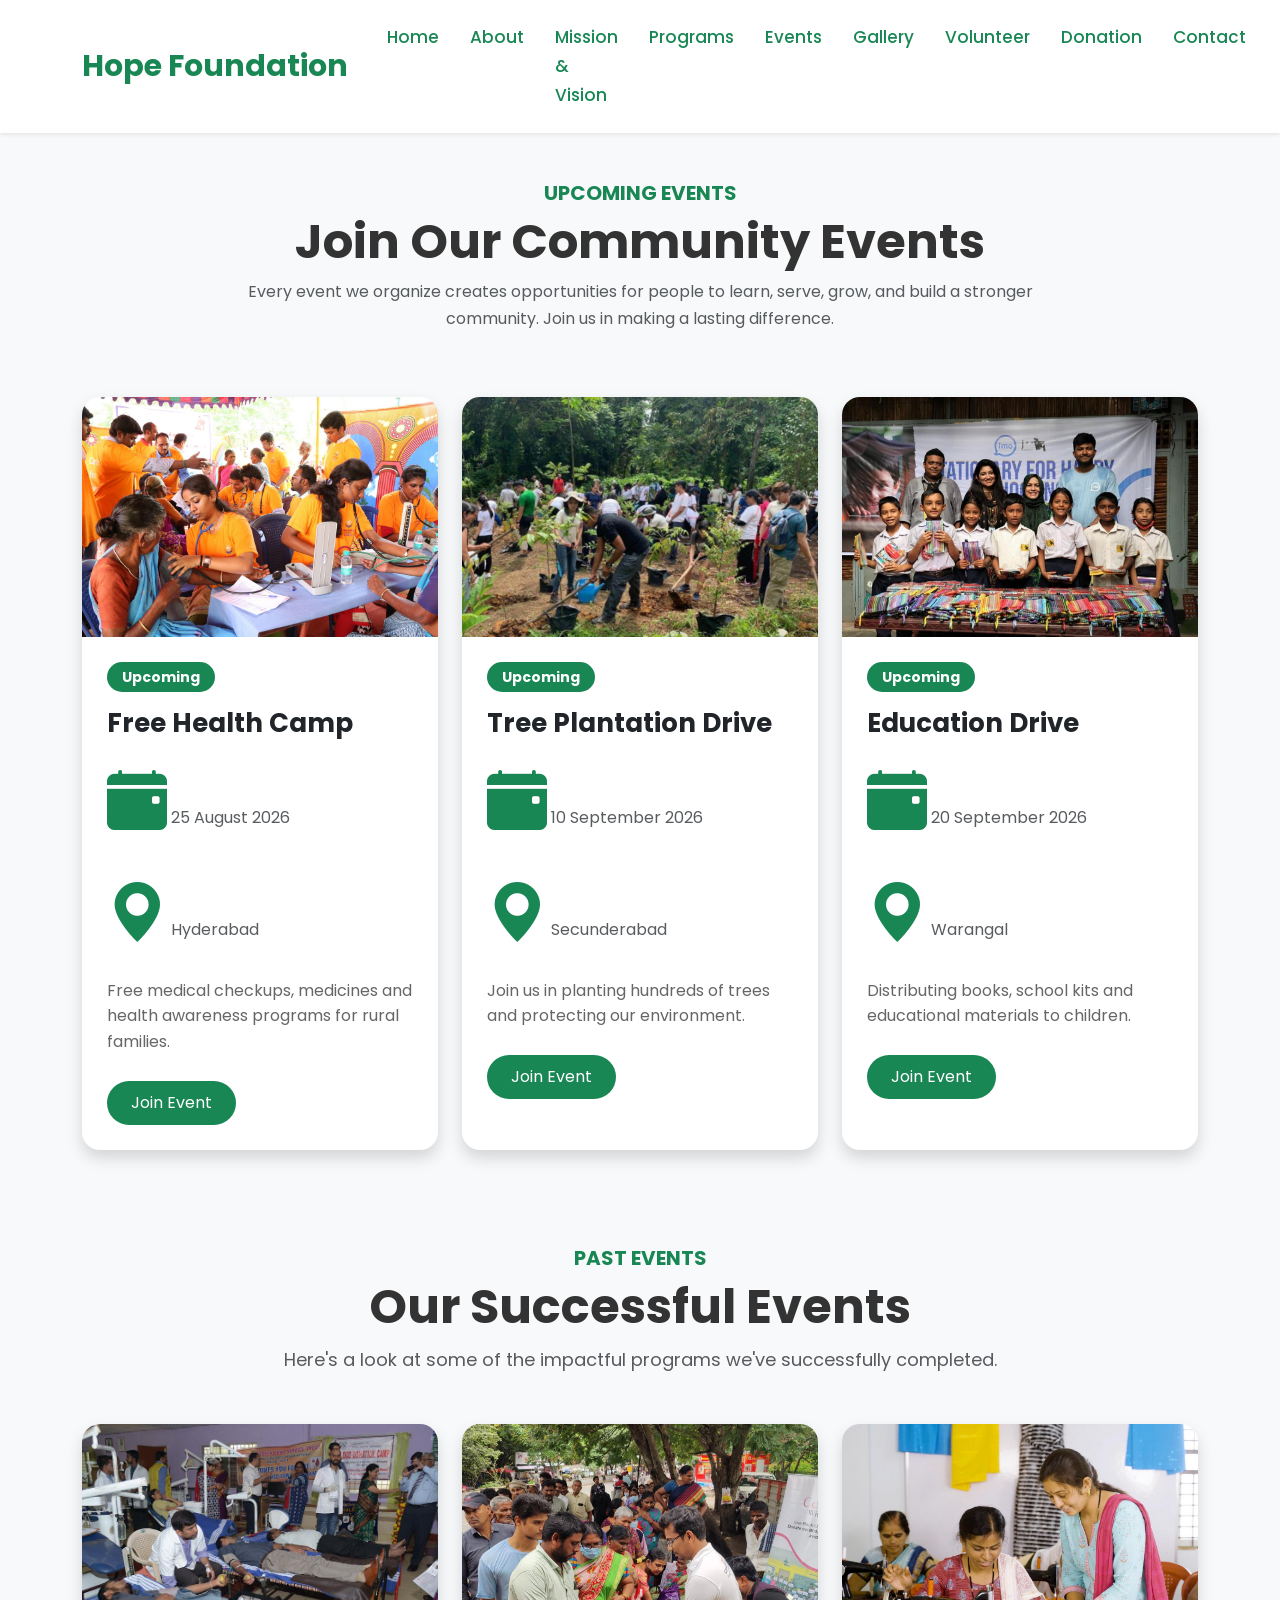
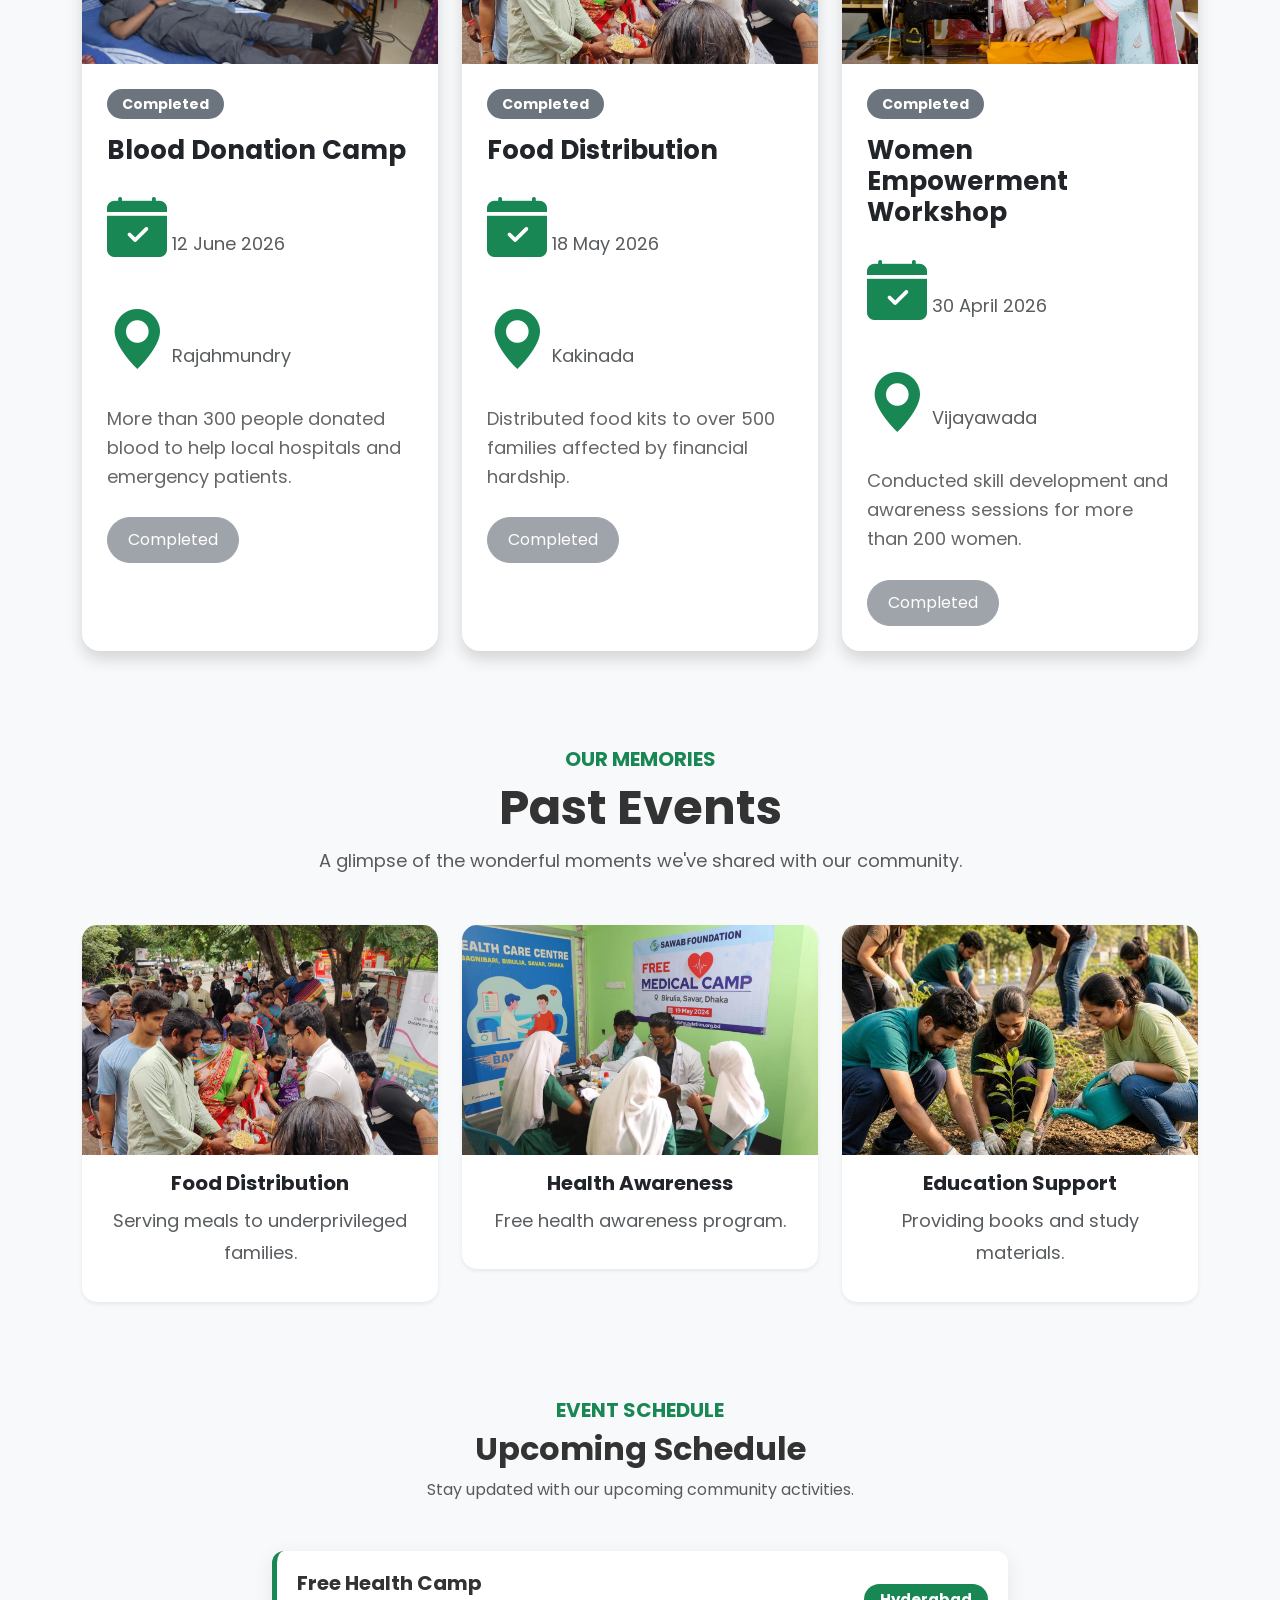
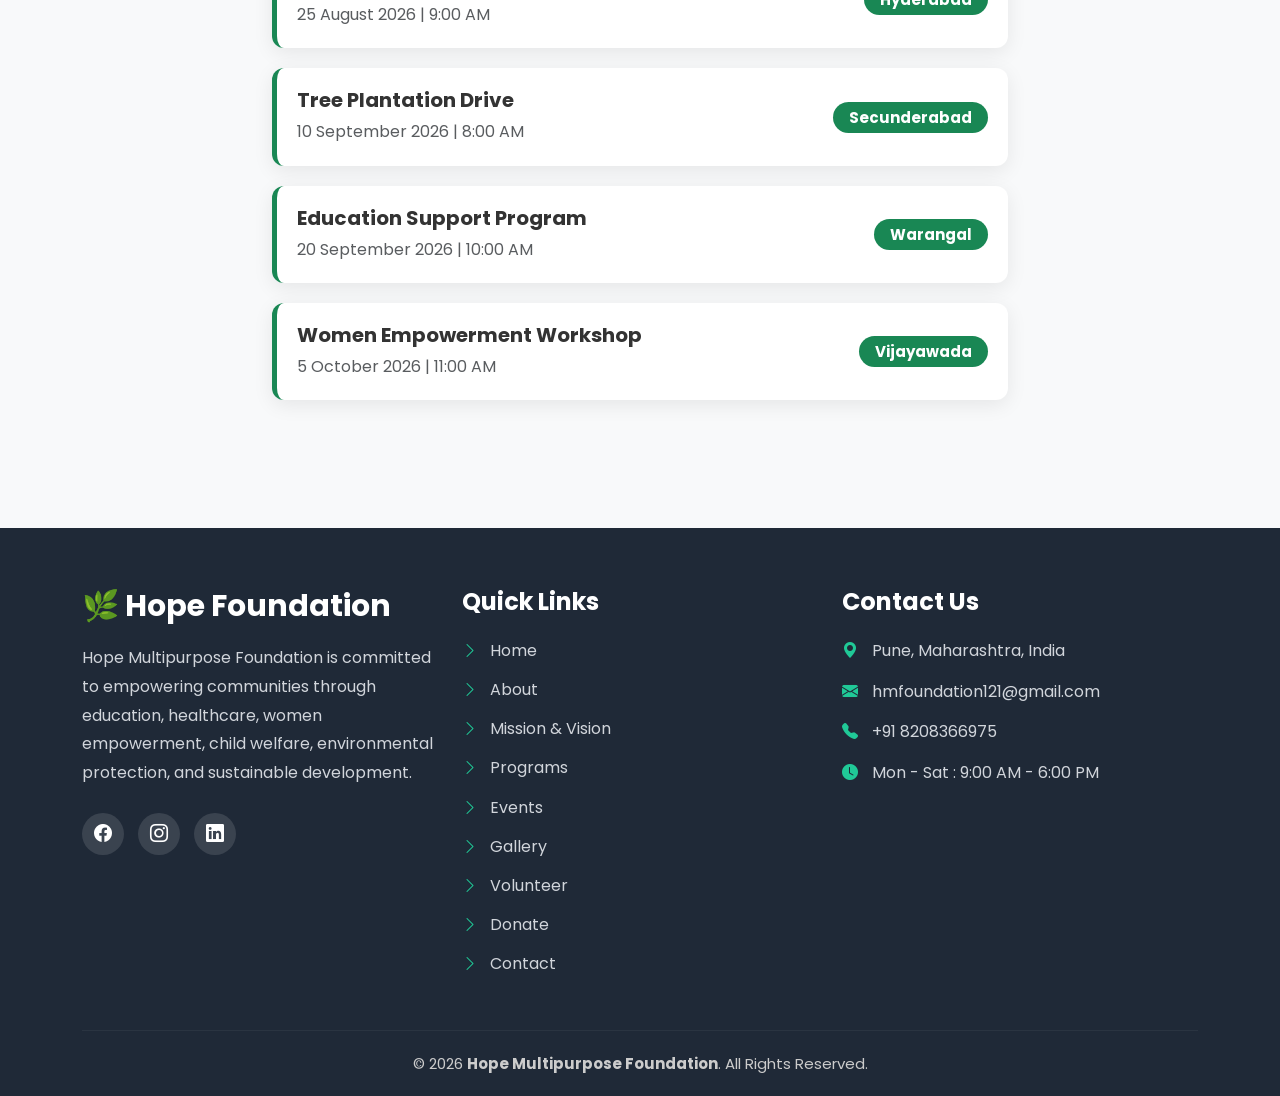
<file: events.html>
<!DOCTYPE html>
<html lang="en">
<head>
    <meta charset="UTF-8">
    <meta name="viewport" content="width=device-width, initial-scale=1.0">
    <title>About Us | Hope Foundation</title>
    <link rel="stylesheet" href="http://cdn.jsdelivr.net/npm/bootstrap@5.3.7/dist/css/bootstrap.min.css">
<link rel="stylesheet"
href="https://cdn.jsdelivr.net/npm/bootstrap-icons@1.11.3/font/bootstrap-icons.min.css">
    <link rel="stylesheet" href="https://cdn.jsdelivr.net/npm/bootstrap@5.3.7/dist/css/bootstrap.min.css">
    <link rel="stylesheet" href="css/style.css">

</head>
<body>
    <nav class="navbar navbar-expand-lg navbar-light bg-white shadow-sm sticky-top">
        <div class="container">
            <a class="navbar-brand fw-bold text-success" href="index.html">Hope Foundation</a>
            <button class="navbar-toggler" type="button" data-bs-toggle="collapse" data-bs-target="#navbarNav">
                <span class="navbar-toggler-icon" ></span>
    
            </button>
            <div class="collapse navbar-collapse" id="navbarNav">
                <ul class="navbar-nav ms-auto">
                    <li class="nav-item">
                        <a class="nav-link active"  href="index.html">Home</a>
                    </li>
                    <li class="nav-item">
                        <a class="nav-link active" href="about.html">About</a>
                    </li>
                    <li class="nav-item">
                        <a class="nav-link active" href="mission.html">Mission & Vision</a>
                    </li>
                    <li class="nav-item">
                        <a class="nav-link active" href="programs.html">Programs</a>
                    </li>
                    <li class="nav-item">
                        <a class="nav-link active" href="events.html">Events</a>
                    </li>
                    <li class="nav-item">
                        <a class="nav-link active" href="gallery.html">Gallery</a>
                            
                    </li>
                    <li class="nav-item">
                        <a class="nav-link active" href="volunteer.html">Volunteer</a>
                        </a>
                    </li>
                    <li class="nav-item">
                        <a class="nav-link active" href="donation.html">Donation</a>
                    </li>
                    <li class="nav-item">
                        <a class="nav-link active" href="contact.html">Contact</a>
                    </li>
                    
                </ul>
            </div>
        </div>
    </nav>

<!-- ================= Introduction ================= -->

<section class="py-5">

    <div class="container text-center">
        <h5 class="text-success fw-bold">

            UPCOMING EVENTS

        </h5>

        <h2 class="fw-bold display-5">

            Join Our Community Events

        </h2>

        <p class="text-muted w-75 mx-auto">

            Every event we organize creates opportunities for people to learn,
            serve, grow, and build a stronger community. Join us in making a
            lasting difference.

        </p>

    </div>

</section>
<!-- ================= Upcoming Events ================= -->

<section class="pb-5">

    <div class="container">

        <div class="row g-4">

            <!-- Event 1 -->
            <div class="col-lg-4 col-md-6">

                <div class="card event-card h-100 shadow">

                    <img src="images/event1.jpg"
                        class="card-img-top"
                        alt="Health Camp">

                    <div class="card-body">

                        <span class="badge bg-success mb-3">
                            Upcoming
                        </span>

                        <h4 class="fw-bold">
                            Free Health Camp
                        </h4>

                        <p class="text-muted">

                            <i class="bi bi-calendar-event-fill text-success"></i>

                            25 August 2026

                        </p>

                        <p class="text-muted">

                            <i class="bi bi-geo-alt-fill text-success"></i>

                            Hyderabad

                        </p>

                        <p>

                            Free medical checkups, medicines and health
                            awareness programs for rural families.

                        </p>

                        <a href="contact.html"
                            class="btn btn-success">

                            Join Event

                        </a>

                    </div>

                </div>

            </div>

            <!-- Event 2 -->

            <div class="col-lg-4 col-md-6">

                <div class="card event-card h-100 shadow">

                    <img src="images/event2.jpg"
                        class="card-img-top"
                        alt="Tree Plantation">

                    <div class="card-body">

                        <span class="badge bg-success mb-3">
                            Upcoming
                        </span>

                        <h4 class="fw-bold">
                            Tree Plantation Drive
                        </h4>

                        <p class="text-muted">

                            <i class="bi bi-calendar-event-fill text-success"></i>

                            10 September 2026

                        </p>

                        <p class="text-muted">

                            <i class="bi bi-geo-alt-fill text-success"></i>

                            Secunderabad

                        </p>

                        <p>

                            Join us in planting hundreds of trees and
                            protecting our environment.

                        </p>

                        <a href="contact.html"
                            class="btn btn-success">

                            Join Event

                        </a>

                    </div>

                </div>

            </div>

            <!-- Event 3 -->

            <div class="col-lg-4 col-md-6">

                <div class="card event-card h-100 shadow">

                    <img src="images/event3.jpg"
                        class="card-img-top"
                        alt="Education Drive">

                    <div class="card-body">

                        <span class="badge bg-success mb-3">
                            Upcoming
                        </span>

                        <h4 class="fw-bold">
                            Education Drive
                        </h4>

                        <p class="text-muted">

                            <i class="bi bi-calendar-event-fill text-success"></i>

                            20 September 2026

                        </p>

                        <p class="text-muted">

                            <i class="bi bi-geo-alt-fill text-success"></i>

                            Warangal

                        </p>

                        <p>

                            Distributing books, school kits and educational
                            materials to children.

                        </p>

                        <a href="contact.html"
                            class="btn btn-success">

                            Join Event

                        </a>

                    </div>

                </div>

            </div>

        </div>

    </div>

</section>
<!-- ================= Past Events ================= -->

<section class="py-5 bg-light">

    <div class="container">

        <div class="text-center mb-5">

            <h5 class="text-success fw-bold">
                PAST EVENTS
            </h5>

            <h2 class="fw-bold display-5">
                Our Successful Events
            </h2>

            <p class="text-muted">
                Here's a look at some of the impactful programs we've successfully completed.
            </p>

        </div>

        <div class="row g-4">

            <!-- Event 1 -->
            <div class="col-lg-4 col-md-6">

                <div class="card event-card h-100 shadow">

                    <img src="images/gallery10.jpg"
                        class="card-img-top"
                        alt="Blood Donation Camp">

                    <div class="card-body">

                        <span class="badge bg-secondary mb-3">
                            Completed
                        </span>

                        <h4 class="fw-bold">
                            Blood Donation Camp
                        </h4>

                        <p class="text-muted">

                            <i class="bi bi-calendar-check-fill text-success"></i>

                            12 June 2026

                        </p>

                        <p class="text-muted">

                            <i class="bi bi-geo-alt-fill text-success"></i>

                            Rajahmundry

                        </p>

                        <p>

                            More than 300 people donated blood to help local hospitals and emergency patients.

                        </p>

                        <button class="btn btn-secondary" disabled>

                            Completed

                        </button>

                    </div>

                </div>

            </div>

            <!-- Event 2 -->

            <div class="col-lg-4 col-md-6">

                <div class="card event-card h-100 shadow">

                    <img src="images/gallery5.jpg"
                        class="card-img-top"
                        alt="Food Distribution">

                    <div class="card-body">

                        <span class="badge bg-secondary mb-3">
                            Completed
                        </span>

                        <h4 class="fw-bold">
                            Food Distribution
                        </h4>

                        <p class="text-muted">

                            <i class="bi bi-calendar-check-fill text-success"></i>

                            18 May 2026

                        </p>

                        <p class="text-muted">

                            <i class="bi bi-geo-alt-fill text-success"></i>

                            Kakinada

                        </p>

                        <p>

                            Distributed food kits to over 500 families affected by financial hardship.

                        </p>

                        <button class="btn btn-secondary" disabled>

                            Completed

                        </button>

                    </div>

                </div>

            </div>

            <!-- Event 3 -->

            <div class="col-lg-4 col-md-6">

                <div class="card event-card h-100 shadow">

                    <img src="images/women.jpg"
                        class="card-img-top"
                        alt="Women Empowerment">

                    <div class="card-body">

                        <span class="badge bg-secondary mb-3">
                            Completed
                        </span>

                        <h4 class="fw-bold">
                            Women Empowerment Workshop
                        </h4>

                        <p class="text-muted">

                            <i class="bi bi-calendar-check-fill text-success"></i>

                            30 April 2026

                        </p>

                        <p class="text-muted">

                            <i class="bi bi-geo-alt-fill text-success"></i>

                            Vijayawada

                        </p>

                        <p>

                            Conducted skill development and awareness sessions for more than 200 women.

                        </p>

                        <button class="btn btn-secondary" disabled>

                            Completed

                        </button>

                    </div>

                </div>

            </div>

        </div>

    </div>

</section>
<!-- ================= Past Events ================= -->

<section class="py-5 bg-light">

    <div class="container">

        <div class="text-center mb-5">

            <h5 class="text-success fw-bold">
                OUR MEMORIES
            </h5>

            <h2 class="fw-bold">
                Past Events
            </h2>

            <p class="text-muted">
                A glimpse of the wonderful moments we've shared with our community.
            </p>

        </div>

        <div class="row g-4">

            <div class="col-md-4">

                <div class="card border-0 shadow-sm event-gallery">

                    <img src="images/gallery5.jpg" class="card-img-top" alt="Event">

                    <div class="card-body text-center">

                        <h5>Food Distribution</h5>

                        <p class="text-muted">
                            Serving meals to underprivileged families.
                        </p>

                    </div>

                </div>

            </div>

            <div class="col-md-4">

                <div class="card border-0 shadow-sm event-gallery">

                    <img src="images/gallery2.jpg" class="card-img-top" alt="Event">

                    <div class="card-body text-center">

                        <h5>Health Awareness</h5>

                        <p class="text-muted">
                            Free health awareness program.
                        </p>

                    </div>

                </div>

            </div>

            <div class="col-md-4">

                <div class="card border-0 shadow-sm event-gallery">

                    <img src="images/gallery3.jpg" class="card-img-top" alt="Event">

                    <div class="card-body text-center">

                        <h5>Education Support</h5>

                        <p class="text-muted">
                            Providing books and study materials.
                        </p>

                    </div>

                </div>

            </div>

        </div>

    </div>

</section>
<!-- ================= Upcoming Schedule ================= -->

<section class="py-5">

    <div class="container">

        <div class="text-center mb-5">

            <h5 class="text-success fw-bold">
                EVENT SCHEDULE
            </h5>

            <h2 class="fw-bold">
                Upcoming Schedule
            </h2>

            <p class="text-muted">
                Stay updated with our upcoming community activities.
            </p>

        </div>

        <div class="row">

            <div class="col-lg-8 mx-auto">

                <div class="schedule-box d-flex justify-content-between align-items-center">

                    <div>

                        <h5>Free Health Camp</h5>

                        <p class="mb-0 text-muted">
                            25 August 2026 | 9:00 AM
                        </p>

                    </div>

                    <span class="badge bg-success px-3 py-2">
                        Hyderabad
                    </span>

                </div>

                <div class="schedule-box d-flex justify-content-between align-items-center">

                    <div>

                        <h5>Tree Plantation Drive</h5>

                        <p class="mb-0 text-muted">
                            10 September 2026 | 8:00 AM
                        </p>

                    </div>

                    <span class="badge bg-success px-3 py-2">
                        Secunderabad
                    </span>

                </div>

                <div class="schedule-box d-flex justify-content-between align-items-center">

                    <div>

                        <h5>Education Support Program</h5>

                        <p class="mb-0 text-muted">
                            20 September 2026 | 10:00 AM
                        </p>

                    </div>

                    <span class="badge bg-success px-3 py-2">
                        Warangal
                    </span>

                </div>

                <div class="schedule-box d-flex justify-content-between align-items-center">

                    <div>

                        <h5>Women Empowerment Workshop</h5>

                        <p class="mb-0 text-muted">
                            5 October 2026 | 11:00 AM
                        </p>

                    </div>

                    <span class="badge bg-success px-3 py-2">
                        Vijayawada
                    </span>

                </div>

            </div>

        </div>

    </div>

</section>

  <!-- ================= Footer Start ================= -->

<footer class="footer">

    <div class="container">

        <div class="row gy-5">

            <!-- Foundation Info -->
            <div class="col-lg-4 col-md-6">

                <h3 class="footer-logo">
                    🌿 Hope Foundation
                </h3>

                <p class="footer-text">
                    Hope Multipurpose Foundation is committed to empowering
                    communities through education, healthcare, women empowerment,
                    child welfare, environmental protection, and sustainable
                    development.
                </p>

                <div class="social-icons">
                    <a href="https://www.facebook.com/share/1DEEq2dMSL/" target="_blank" rel="noopener noreferrer" aria-label="Facebook"> <i class="bi bi-facebook"></i> </a>
                    <a href="https://www.instagram.com/hopemfoundation.india?igsh=YXhmOGFsM3YycTZi&utm_source=ig_contact_invite" target="_blank" rel="noopener noopener" aria-label="Instagram">
                        <i class="bi bi-instagram"></i>
                    </a>
                    <a href="https://www.linkedin.com/company/hope-multipurpose-foundation/" target="_blank" rel="noopener noreferrer" aria-label="LinkedIn"> <i class="bi bi-linkedin"></i> </a>

                </div>

            </div>

            <!-- Quick Links -->
            <div class="col-lg-4 col-md-6">

                <h4 class="footer-title">
                    Quick Links
                </h4>

                <ul class="footer-links">

                    <li>
                        <a href="index.html">
                            <i class="bi bi-chevron-right"></i>
                            Home
                        </a>
                    </li>

                    <li>
                        <a href="about.html">
                            <i class="bi bi-chevron-right"></i>
                            About
                        </a>
                    </li>

                    <li>
                        <a href="mission.html">
                            <i class="bi bi-chevron-right"></i>
                            Mission & Vision
                        </a>
                    </li>

                    <li>
                        <a href="programs.html">
                            <i class="bi bi-chevron-right"></i>
                            Programs
                        </a>
                    </li>

                    <li>
                        <a href="events.html">
                            <i class="bi bi-chevron-right"></i>
                            Events
                        </a>
                    </li>

                    <li>
                        <a href="gallery.html">
                            <i class="bi bi-chevron-right"></i>
                            Gallery
                        </a>
                    </li>

                    <li>
                        <a href="volunteer.html">
                            <i class="bi bi-chevron-right"></i>
                            Volunteer
                        </a>
                    </li>

                    <li>
                        <a href="donation.html">
                            <i class="bi bi-chevron-right"></i>
                            Donate
                        </a>
                    </li>

                    <li>
                        <a href="contact.html">
                            <i class="bi bi-chevron-right"></i>
                            Contact
                        </a>
                    </li>

                </ul>

            </div>

            <!-- Contact -->
            <div class="col-lg-4 col-md-12">

                <h4 class="footer-title">
                    Contact Us
                </h4>

                <p>
                    <i class="bi bi-geo-alt-fill"></i>
                    <span>Pune, Maharashtra, India</span>
                </p>

                <p>
                    <i class="bi bi-envelope-fill"></i>
                    <span>hmfoundation121@gmail.com</span>
                </p>

                <p>
                    <i class="bi bi-telephone-fill"></i>
                    <span>+91 8208366975</span>
                </p>

                <p>
                    <i class="bi bi-clock-fill"></i>
                    <span>Mon - Sat : 9:00 AM - 6:00 PM</span>
                </p>

            </div>

        </div>

        <hr>

        <div class="copyright text-center">

            © 2026 <strong>Hope Multipurpose Foundation</strong>. All Rights Reserved.

        </div>

    </div>

</footer>

<!-- ================= Footer End ================= -->


    <script src="http://cdn.jsdelivr.net/npm/bootstrap@5.3.7/dist/js/bootstrap.bundle.min.js"></script>
</body>
</html>
</file>
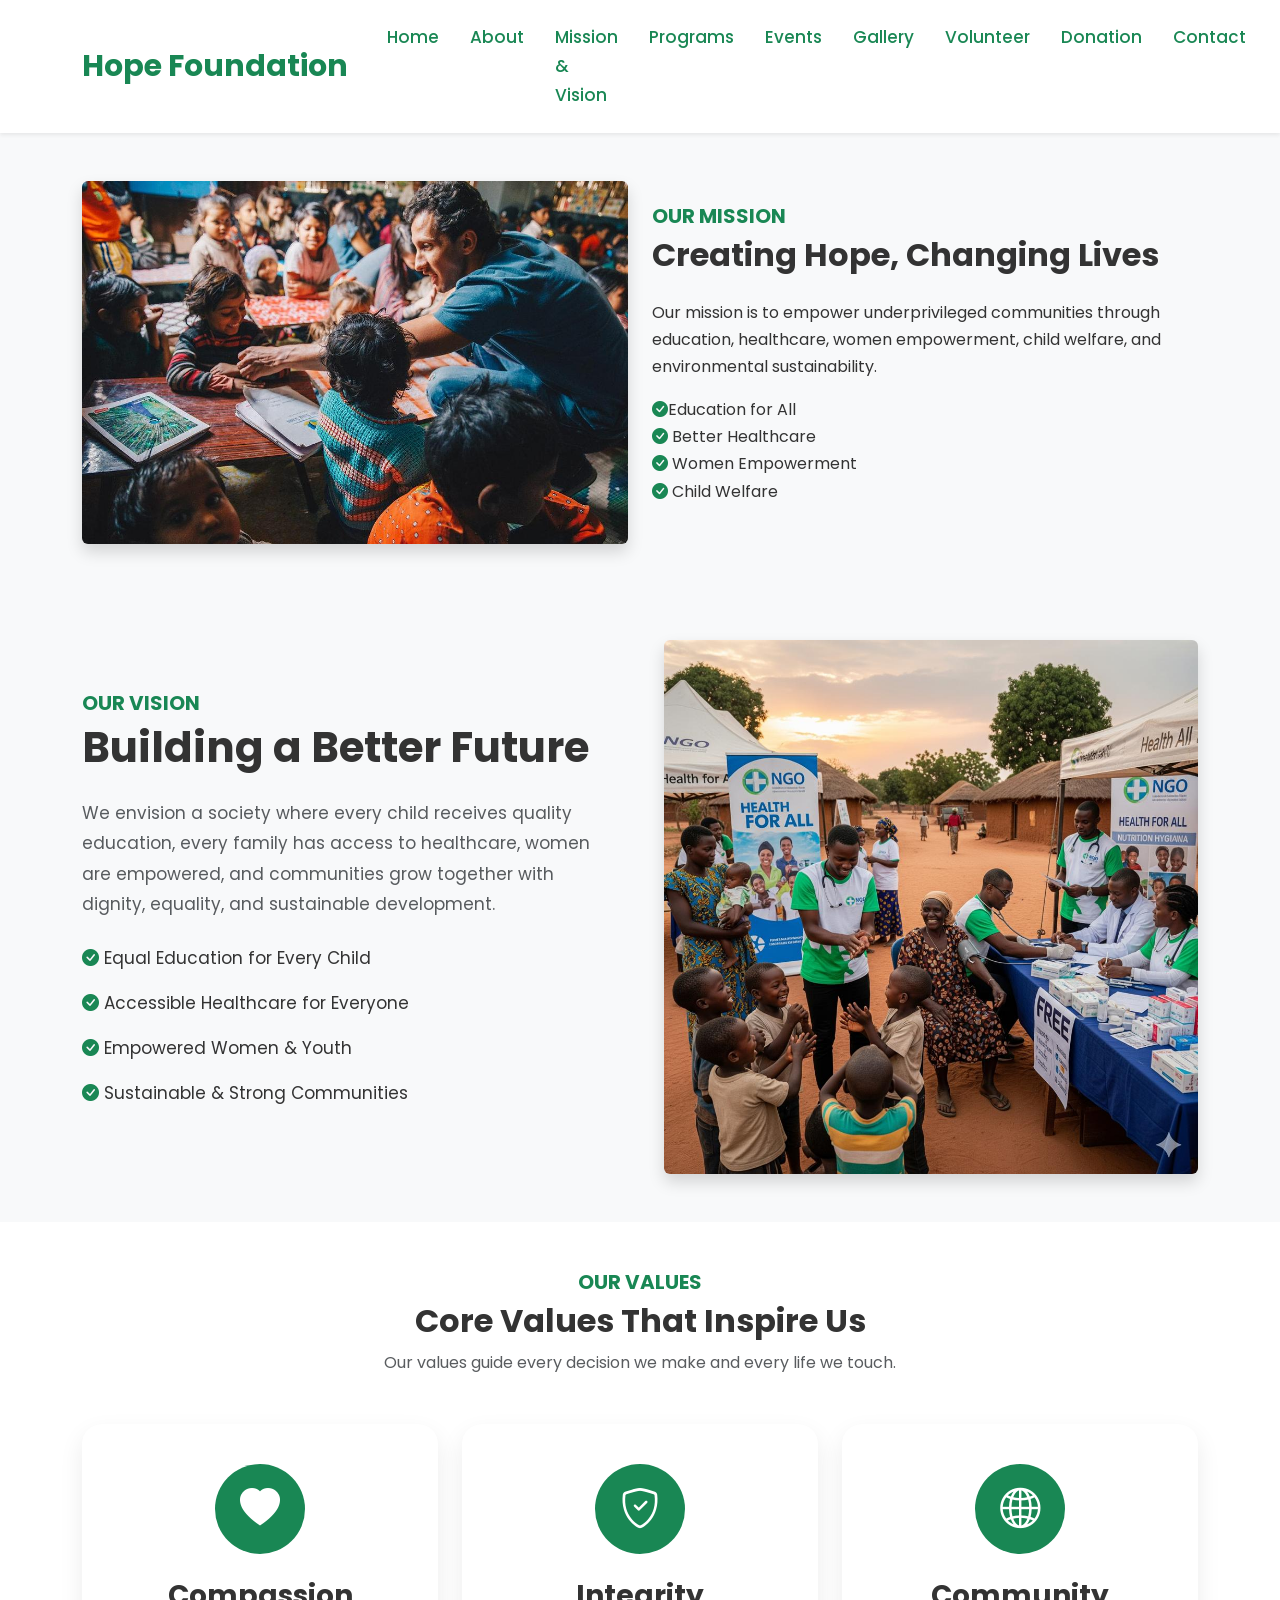
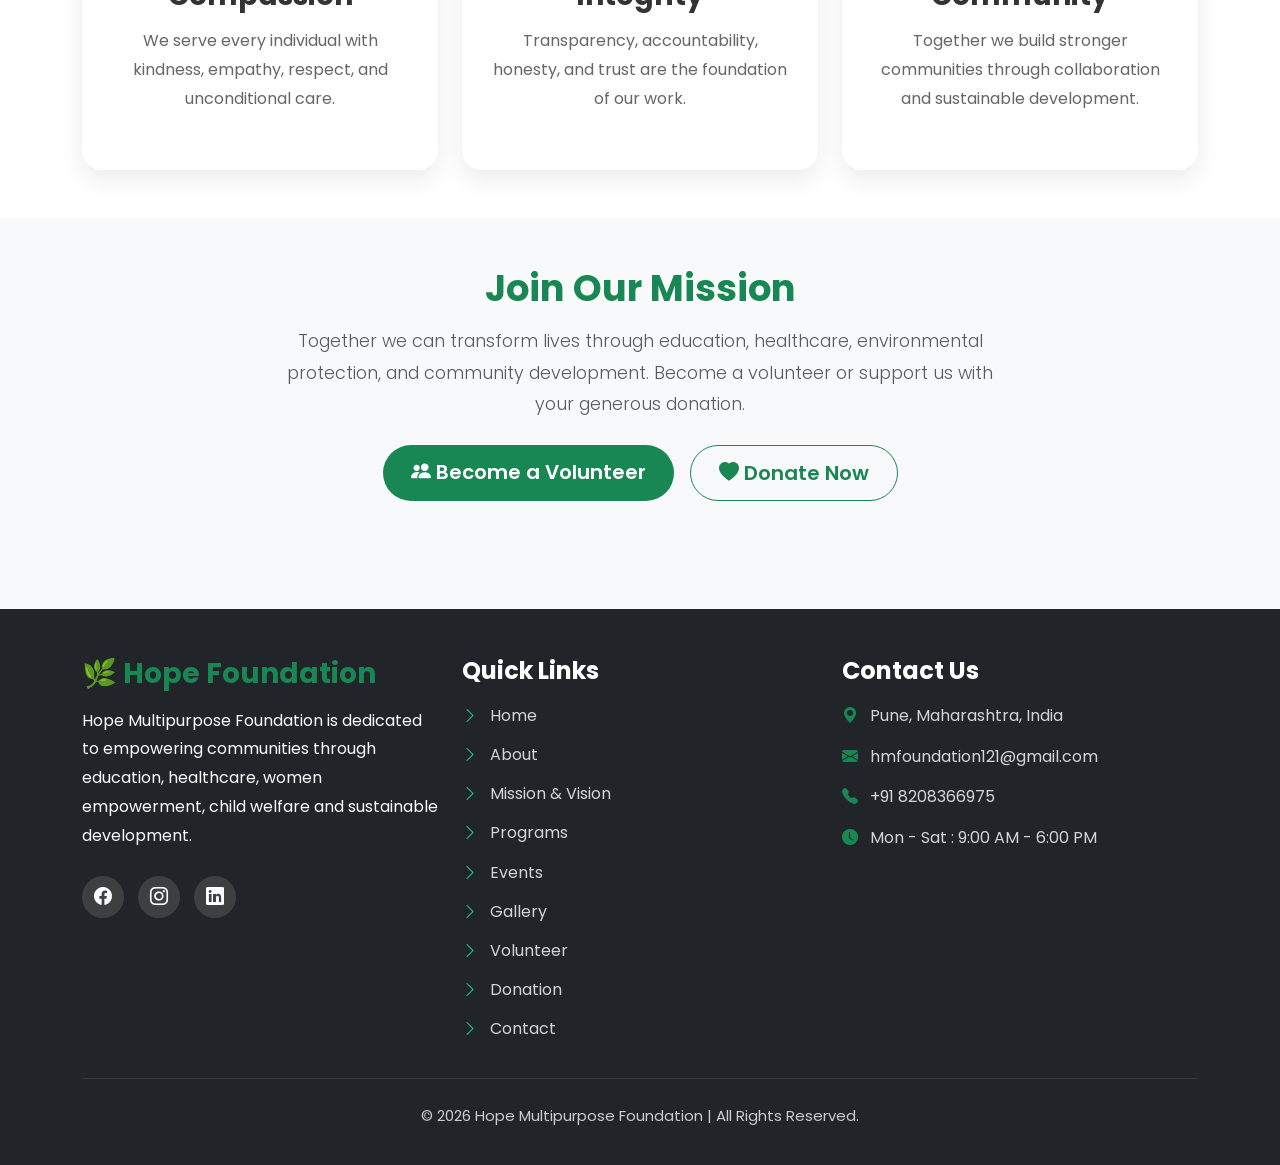
<file: mission.html>
<!DOCTYPE html>
<html lang="en">

<head>

<meta charset="UTF-8">

<meta name="viewport"
content="width=device-width, initial-scale=1.0">

<title>Mission & Vision | Hope Foundation</title>

<link
href="https://cdn.jsdelivr.net/npm/bootstrap@5.3.7/dist/css/bootstrap.min.css"
rel="stylesheet">

<link
rel="stylesheet"
href="https://cdn.jsdelivr.net/npm/bootstrap-icons@1.11.3/font/bootstrap-icons.min.css">

<link
rel="stylesheet"
href="css/style.css">

</head>

<body>
    <nav class="navbar navbar-expand-lg navbar-light bg-white shadow-sm sticky-top">
        <div class="container">
            <a class="navbar-brand fw-bold text-success" href="index.html">Hope Foundation</a>
            <button class="navbar-toggler" type="button" data-bs-toggle="collapse" data-bs-target="#navbarNav">
                <span class="navbar-toggler-icon" ></span>
    
            </button>
            <div class="collapse navbar-collapse" id="navbarNav">
                <ul class="navbar-nav ms-auto">
                    <li class="nav-item">
                        <a class="nav-link active"  href="index.html">Home</a>
                    </li>
                    <li class="nav-item">
                        <a class="nav-link active" href="about.html">About</a>
                    </li>
                    <li class="nav-item">
                        <a class="nav-link active" href="mission.html">Mission & Vision</a>
                    </li>
                    <li class="nav-item">
                        <a class="nav-link active" href="programs.html">Programs</a>
                    </li>
                    <li class="nav-item">
                        <a class="nav-link active" href="events.html">Events</a>
                    </li>
                    <li class="nav-item">
                        <a class="nav-link active" href="gallery.html">Gallery</a>
                            
                    </li>
                    <li class="nav-item">
                        <a class="nav-link active" href="volunteer.html">Volunteer</a>
                        </a>
                    </li>
                    <li class="nav-item">
                        <a class="nav-link active" href="donation.html">Donation</a>
                    </li>
                    <li class="nav-item">
                        <a class="nav-link active" href="contact.html">Contact</a>
                    </li>
                    
                </ul>
            </div>
        </div>
    </nav>
 

    <section class="mission py-5">

        <div class="container">

            <div class="row align-items-center">

                <div class="col-lg-6">

                    <img src="images/mission.jpg" class="img-fluid rounded shadow" alt="Mission">

                </div>


                <div class="col-lg-6">

                    <h5 class="text-success fw-bold">OUR MISSION</h5>
                    <h2 class="fw-bold mb-4">Creating Hope, Changing Lives</h2>
                    <p>Our mission is to empower underprivileged
                        communities through education,
                        healthcare,
                        women empowerment,
                        child welfare,
                        and environmental sustainability.
                    </p>
                    <ul class="list-unstyled">
                        <li>
                            <i class="bi bi-check-circle-fill text-success"></i>Education for All
                        </li>

                        <li>
                            <i class="bi bi-check-circle-fill text-success"></i>
                             Better Healthcare
                        </li>

                        <li>
                          <i class="bi bi-check-circle-fill text-success"></i>
                           Women Empowerment
                        </li>

                        <li>
                            <i class="bi bi-check-circle-fill text-success"></i>
                            Child Welfare
                        </li>

                    </ul>

                </div>

            </div>

        </div>

    </section>
    <!-- ================= Vision Section ================= -->

<section class="vision py-5 bg-light">

    <div class="container">

        <div class="row align-items-center g-5">

            <!-- Vision Content -->

            <div class="col-lg-6">

                <h5 class="text-success fw-bold">
                    OUR VISION
                </h5>

                <h2 class="fw-bold mb-4">
                    Building a Better Future
                </h2>

                <p class="text-muted">

                    We envision a society where every child receives quality
                    education, every family has access to healthcare, women are
                    empowered, and communities grow together with dignity,
                    equality, and sustainable development.

                </p>

                <ul class="list-unstyled mt-4">

                    <li class="mb-3">
                        <i class="bi bi-check-circle-fill text-success"></i>
                        Equal Education for Every Child
                    </li>

                    <li class="mb-3">
                        <i class="bi bi-check-circle-fill text-success"></i>
                        Accessible Healthcare for Everyone
                    </li>

                    <li class="mb-3">
                        <i class="bi bi-check-circle-fill text-success"></i>
                        Empowered Women & Youth
                    </li>

                    <li class="mb-3">
                        <i class="bi bi-check-circle-fill text-success"></i>
                        Sustainable & Strong Communities
                    </li>

                </ul>

            </div>

            <!-- Vision Image -->

            <div class="col-lg-6 text-center">

                <img src="images/vision.jpg"
                     class="img-fluid rounded shadow"
                     alt="Vision Image">

            </div>

        </div>

    </div>

</section>
<!-- ================= Core Values Section ================= -->

<section class="core-values py-5">

    <div class="container">

        <div class="text-center mb-5">

            <h5 class="text-success fw-bold">
                OUR VALUES
            </h5>

            <h2 class="fw-bold">
                Core Values That Inspire Us
            </h2>

            <p class="text-muted">
                Our values guide every decision we make and every life we touch.
            </p>

        </div>

        <div class="row g-4">

            <!-- Card 1 -->

            <div class="col-lg-4 col-md-6">

                <div class="value-card">

                    <div class="value-icon">

                        <i class="bi bi-heart-fill"></i>

                    </div>

                    <h3>Compassion</h3>

                    <p>

                        We serve every individual with kindness,
                        empathy, respect, and unconditional care.

                    </p>

                </div>

            </div>

            <!-- Card 2 -->

            <div class="col-lg-4 col-md-6">

                <div class="value-card">

                    <div class="value-icon">

                        <i class="bi bi-shield-check"></i>

                    </div>

                    <h3>Integrity</h3>

                    <p>

                        Transparency, accountability, honesty,
                        and trust are the foundation of our work.

                    </p>

                </div>

            </div>

            <!-- Card 3 -->

            <div class="col-lg-4 col-md-6">

                <div class="value-card">

                    <div class="value-icon">

                        <i class="bi bi-globe2"></i>

                    </div>

                    <h3>Community</h3>

                    <p>

                        Together we build stronger communities
                        through collaboration and sustainable development.

                    </p>

                </div>

            </div>

        </div>

    </div>

</section>
<!-- ================= CTA Section ================= -->
<section class="cta-section py-5">

    <div class="container">

        <div class="row justify-content-center">

            <div class="col-lg-8 text-center">

                <h2 class="fw-bold mb-3">
                    Join Our Mission
                </h2>

                <p class="lead text-muted mb-4">
                    Together we can transform lives through education,
                    healthcare, environmental protection, and community
                    development. Become a volunteer or support us with
                    your generous donation.
                </p>

                <div class="d-flex justify-content-center gap-3 flex-wrap">

                    <a href="volunteer.html" class="btn btn-success btn-lg">
                        <i class="bi bi-people-fill"></i>
                        Become a Volunteer
                    </a>

                    <a href="donation.html" class="btn btn-outline-success btn-lg">
                        <i class="bi bi-heart-fill"></i>
                        Donate Now
                    </a>

                </div>

            </div>

        </div>

    </div>

</section>
<!-- ================= Footer Start ================= -->

<footer class="footer bg-dark text-white pt-5">

    <div class="container">

        <div class="row gy-5">

            <!-- About -->
            <div class="col-lg-4 col-md-6">

                <h3 class="mb-3 text-success">
                    🌿 Hope Foundation
                </h3>

                <p class="text-light">
                    Hope Multipurpose Foundation is dedicated to empowering
                    communities through education, healthcare,
                    women empowerment, child welfare and
                    sustainable development.
                </p>

               <div class="social-icons">
                    <a href="https://www.facebook.com/share/1DEEq2dMSL/" target="_blank" rel="noopener noreferrer" aria-label="Facebook"> <i class="bi bi-facebook"></i> </a>
                    <a href="https://www.instagram.com/hopemfoundation.india?igsh=YXhmOGFsM3YycTZi&utm_source=ig_contact_invite" target="_blank" rel="noopener noopener" aria-label="Instagram">
                        <i class="bi bi-instagram"></i>
                    </a>
                    <a href="https://www.linkedin.com/company/hope-multipurpose-foundation/" target="_blank" rel="noopener noreferrer" aria-label="LinkedIn"> <i class="bi bi-linkedin"></i> </a>

                </div>

            </div>

            <!-- Quick Links -->
            <div class="col-lg-4 col-md-6">

                <h4 class="mb-3">
                    Quick Links
                </h4>

                <ul class="footer-links">

                    <li><a href="index.html"><i class="bi bi-chevron-right"></i> Home</a></li>

                    <li><a href="about.html"><i class="bi bi-chevron-right"></i> About</a></li>

                    <li><a href="mission.html"><i class="bi bi-chevron-right"></i> Mission & Vision</a></li>

                    <li><a href="programs.html"><i class="bi bi-chevron-right"></i> Programs</a></li>

                    <li><a href="events.html"><i class="bi bi-chevron-right"></i> Events</a></li>

                    <li><a href="gallery.html"><i class="bi bi-chevron-right"></i> Gallery</a></li>

                    <li><a href="volunteer.html"><i class="bi bi-chevron-right"></i> Volunteer</a></li>

                    <li><a href="donation.html"><i class="bi bi-chevron-right"></i> Donation</a></li>

                    <li><a href="contact.html"><i class="bi bi-chevron-right"></i> Contact</a></li>

                </ul>

            </div>

            <!-- Contact -->
            <div class="col-lg-4">

                <h4 class="mb-3">
                    Contact Us
                </h4>

                <p>
                    <i class="bi bi-geo-alt-fill text-success me-2"></i>
                    Pune, Maharashtra, India
                </p>

                <p>
                    <i class="bi bi-envelope-fill text-success me-2"></i>
                    hmfoundation121@gmail.com
                </p>

                <p>
                    <i class="bi bi-telephone-fill text-success me-2"></i>
                    +91 8208366975
                </p>

                <p>
                    <i class="bi bi-clock-fill text-success me-2"></i>
                    Mon - Sat : 9:00 AM - 6:00 PM
                </p>

            </div>

        </div>

        <hr class="border-secondary my-4">

        <div class="text-center pb-3">

            © 2026 Hope Multipurpose Foundation | All Rights Reserved.

        </div>

    </div>

</footer>

<!-- ================= Footer End ================= -->



</body>
</file>
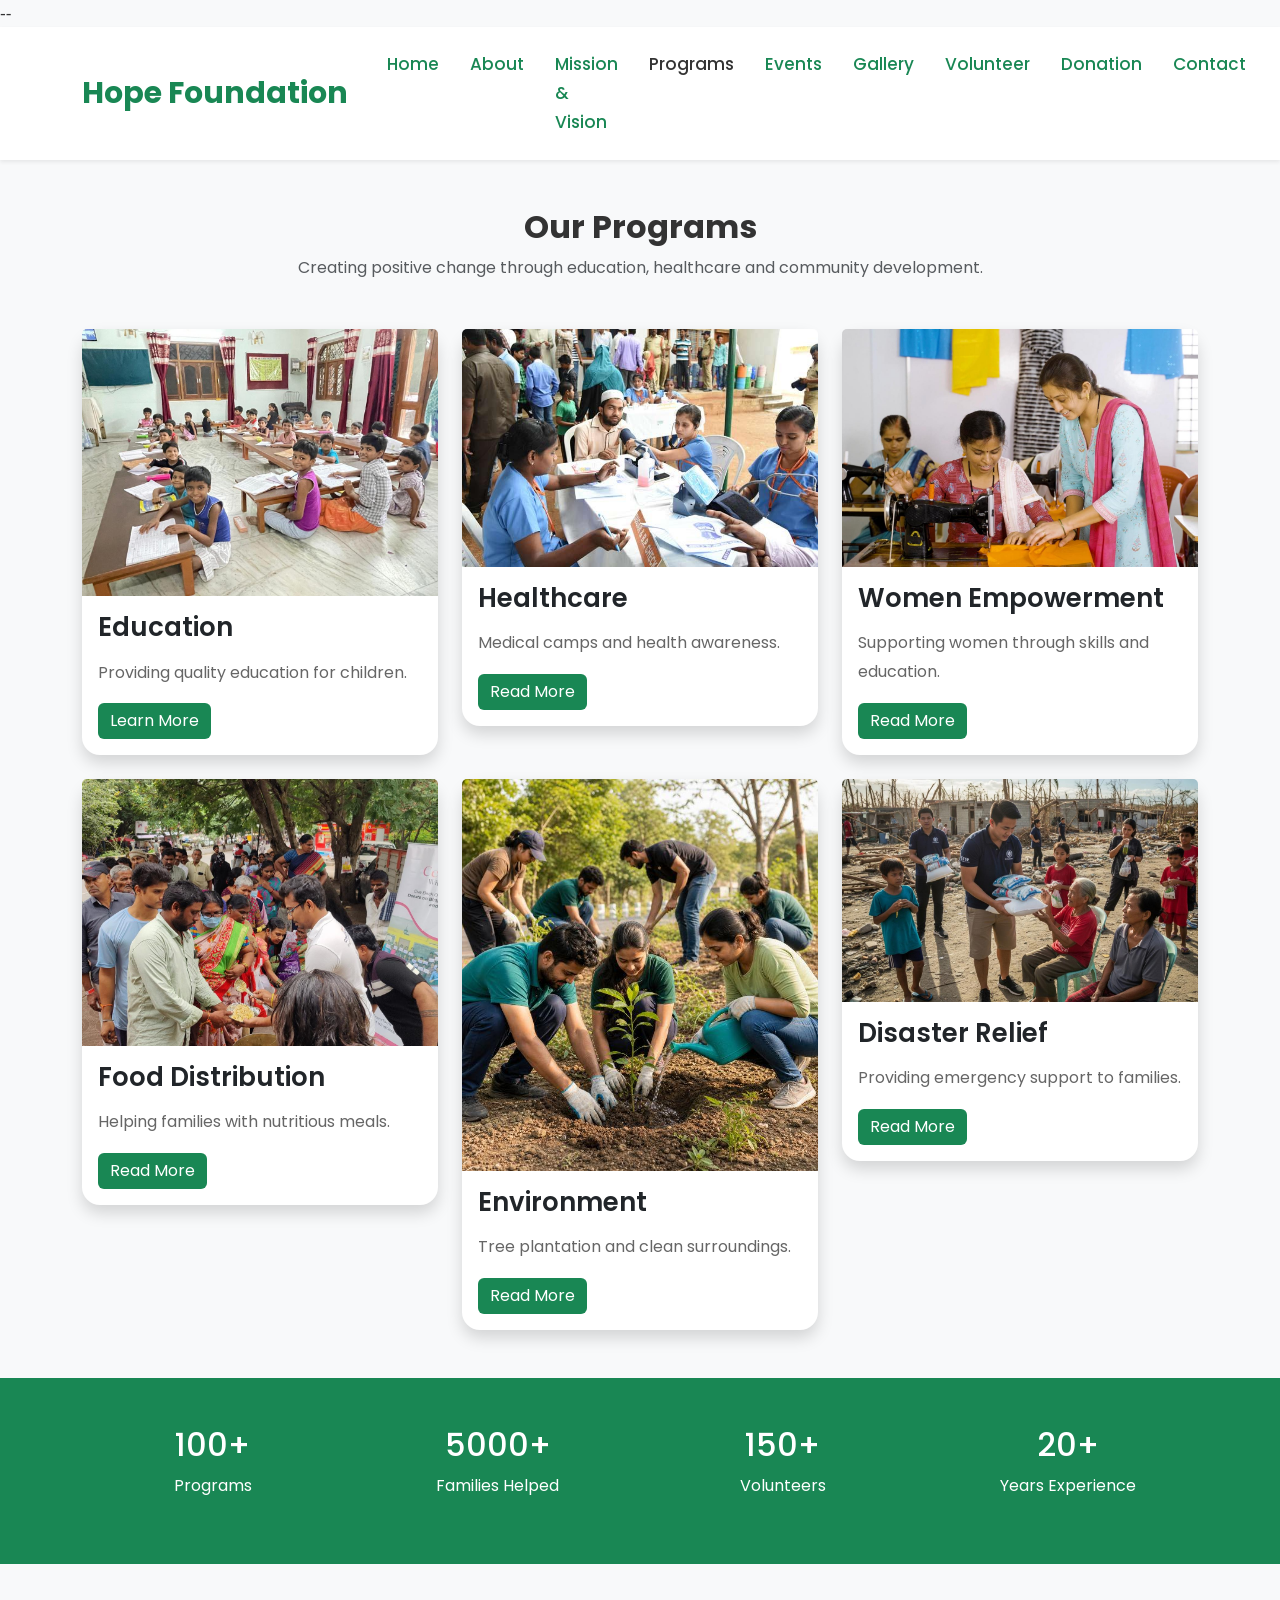
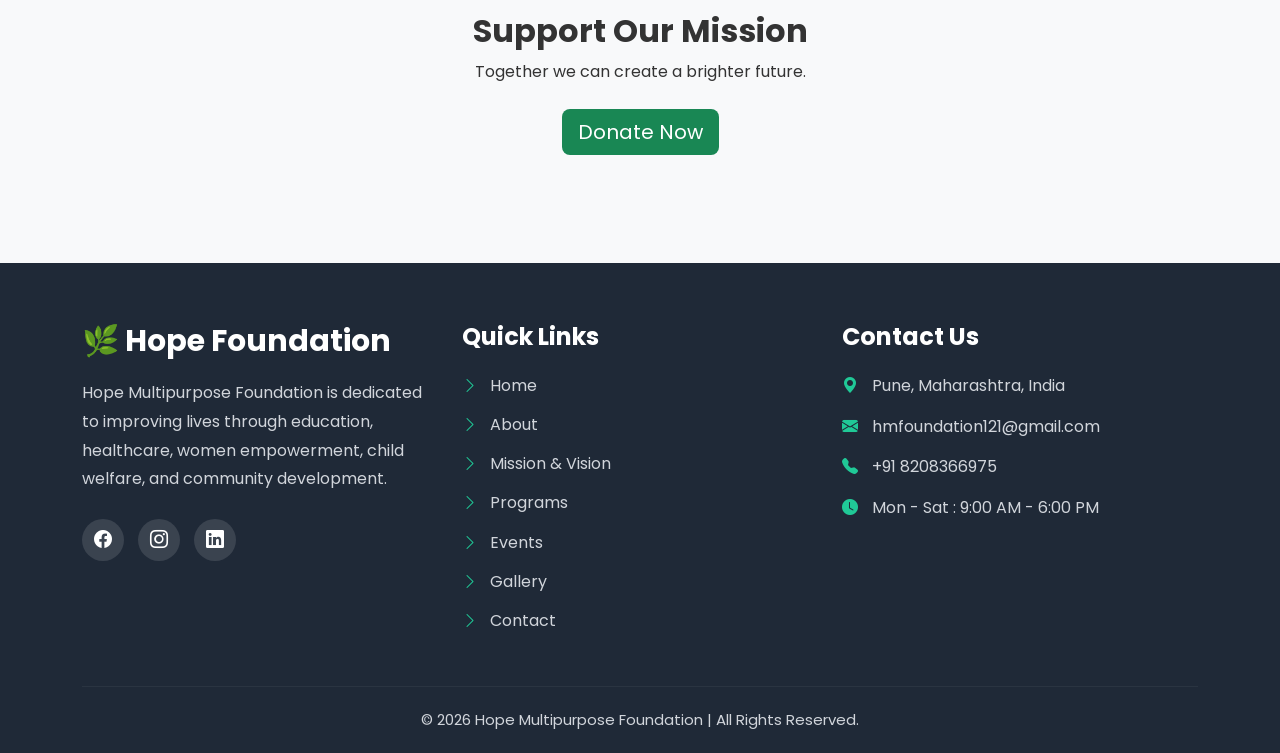
<file: programs.html>
<!DOCTYPE html>
<html lang="en">
<head>
    <meta charset="UTF-8">
    <meta name="viewport" content="width=device-width, initial-scale=1.0">
    <title>Programs | Hope Foundation</title>
    <link rel="stylesheet" href="https://cdn.jsdelivr.net/npm/bootstrap@5.3.7/dist/css/bootstrap.min.css">
    <link rel="stylesheet" href="https://cdn.jsdelivr.net/npm/bootstrap-icons@1.11.3/font/bootstrap-icons.min.css">
    <link rel="stylesheet" href="css/style.css">
    --

</head>
<body>
     <nav class="navbar navbar-expand-lg navbar-light bg-white shadow-sm sticky-top">
        <div class="container">
            <a class="navbar-brand fw-bold text-success" href="index.html">Hope Foundation</a>
            <button class="navbar-toggler" type="button" data-bs-toggle="collapse" data-bs-target="#navbarNav">
                <span class="navbar-toggler-icon" ></span>
    
            </button>
            <div class="collapse navbar-collapse" id="navbarNav">
                <ul class="navbar-nav ms-auto">
                    <li class="nav-item">
                        <a class="nav-link active"  href="index.html">Home</a>
                    </li>
                    <li class="nav-item">
                        <a class="nav-link active" href="about.html">About</a>
                    </li>
                    <li class="nav-item">
                        <a class="nav-link active" href="mission.html">Mission & Vision</a>
                    </li>
                    <li class="nav-item">
                        <a class="nav-link " href="programs.html">Programs</a>
                    </li>
                    <li class="nav-item">
                        <a class="nav-link active" href="events.html">Events</a>
                    </li>
                    <li class="nav-item">
                        <a class="nav-link active" href="gallery.html">Gallery</a>
                            
                    </li>
                    <li class="nav-item">
                        <a class="nav-link active" href="volunteer.html">Volunteer</a>
                        
                    </li>
                    <li class="nav-item">
                        <a class="nav-link active" href="donation.html">Donation</a>
                    </li>
                    <li class="nav-item">
                        <a class="nav-link active" href="contact.html">Contact</a>
                    </li>
                    
                </ul>
            </div>
        </div>
    </nav>
  
<section class="py-5">

<div class="container">

<div class="text-center mb-5">

<h2 class="fw-bold">
Our Programs
</h2>

<p class="text-muted">
Creating positive change through education,
healthcare and community development.
</p>

</div>

<div class="row g-4">

<!-- Card 1 -->

<div class="col-lg-4 col-md-6">

<div class="card program-card border-0 shadow">

<img src="images/education.jpg"
class="card-img-top" alt="Education Program">

<div class="card-body">

<h4>Education</h4>

<p>

Providing quality education for children.

</p>

<a href="#" class="btn btn-success">

Learn  More

</a>

</div>

</div>

</div>

<!-- Card 2 -->

<div class="col-lg-4 col-md-6">

<div class="card program-card border-0 shadow">

<img src="images/health.jpg"
class="card-img-top">

<div class="card-body">

<h4>Healthcare</h4>

<p>

Medical camps and health awareness.

</p>

<a href="#"
class="btn btn-success">

Read More

</a>

</div>

</div>

</div>

<!-- Card 3 -->

<div class="col-lg-4 col-md-6">

<div class="card program-card border-0 shadow">

<img src="images/women.jpg"
class="card-img-top">

<div class="card-body">

<h4>

Women Empowerment

</h4>

<p>

Supporting women through skills and education.

</p>

<a href="#"
class="btn btn-success">

Read More

</a>

</div>

</div>

</div>

<!-- Card 4 -->

<div class="col-lg-4 col-md-6">

<div class="card program-card border-0 shadow">

<img src="images/gallery5.jpg"
class="card-img-top">

<div class="card-body">

<h4>

Food Distribution

</h4>

<p>

Helping families with nutritious meals.

</p>

<a href="#"
class="btn btn-success">

Read More

</a>

</div>

</div>

</div>

<!-- Card 5 -->

<div class="col-lg-4 col-md-6">

<div class="card program-card border-0 shadow">

<img src="images/gallery3.jpg"
class="card-img-top">

<div class="card-body">

<h4>

Environment

</h4>

<p>

Tree plantation and clean surroundings.

</p>

<a href="#"
class="btn btn-success">

Read More

</a>

</div>

</div>

</div>

<!-- Card 6 -->

<div class="col-lg-4 col-md-6">

<div class="card program-card border-0 shadow">

<img src="images/gallery11.jpg"
class="card-img-top">

<div class="card-body">

<h4>

Disaster Relief

</h4>

<p>

Providing emergency support to families.

</p>

<a href="#"
class="btn btn-success">

Read More

</a>

</div>

</div>

</div>

</div>

</div>

</section>
<section class="py-5 bg-success text-white">

<div class="container">

<div class="row text-center">

<div class="col-md-3">

<h2>100+</h2>

<p>Programs</p>

</div>

<div class="col-md-3">

<h2>5000+</h2>

<p>Families Helped</p>

</div>

<div class="col-md-3">

<h2>150+</h2>

<p>Volunteers</p>

</div>

<div class="col-md-3">

<h2>20+</h2>

<p>Years Experience</p>

</div>

</div>

</div>

</section>
 <section class="py-5 text-center">

<div class="container">

<h2 class="fw-bold">

Support Our Mission

</h2>

<p class="mb-4">

Together we can create a brighter future.

</p>

<a href="donation.html"
class="btn btn-success btn-lg">

Donate Now

</a>

</div>

</section>


   <!-- ================= Footer Start ================= -->
<footer class="footer">

    <div class="container">

        <div class="row gy-4">

            <!-- About -->
            <div class="col-lg-4 col-md-6">

                <h3 class="footer-logo">
                    🌿 Hope Foundation
                </h3>

                <p class="footer-text">
                    Hope Multipurpose Foundation is dedicated to improving lives
                    through education, healthcare, women empowerment,
                    child welfare, and community development.
                </p>

               <div class="social-icons">
                    <a href="https://www.facebook.com/share/1DEEq2dMSL/" target="_blank" rel="noopener noreferrer" aria-label="Facebook"> <i class="bi bi-facebook"></i> </a>
                    <a href="https://www.instagram.com/hopemfoundation.india?igsh=YXhmOGFsM3YycTZi&utm_source=ig_contact_invite" target="_blank" rel="noopener noopener" aria-label="Instagram">
                        <i class="bi bi-instagram"></i>
                    </a>
                    <a href="https://www.linkedin.com/company/hope-multipurpose-foundation/" target="_blank" rel="noopener noreferrer" aria-label="LinkedIn"> <i class="bi bi-linkedin"></i> </a>

                </div>

            </div>

            <!-- Quick Links -->
            <div class="col-lg-4 col-md-6">

                <h4 class="footer-title">
                    Quick Links
                </h4>

                <ul class="footer-links">

                    <li>
                        <a href="index.html">
                            <i class="bi bi-chevron-right"></i> Home
                        </a>
                    </li>

                    <li>
                        <a href="about.html">
                            <i class="bi bi-chevron-right"></i> About
                        </a>
                    </li>

                    <li>
                        <a href="mission.html">
                            <i class="bi bi-chevron-right"></i> Mission & Vision
                        </a>
                    </li>

                    <li>
                        <a href="programs.html">
                            <i class="bi bi-chevron-right"></i> Programs
                        </a>
                    </li>

                    <li>
                        <a href="events.html">
                            <i class="bi bi-chevron-right"></i> Events
                        </a>
                    </li>

                    <li>
                        <a href="gallery.html">
                            <i class="bi bi-chevron-right"></i> Gallery
                        </a>
                    </li>

                    <li>
                        <a href="contact.html">
                            <i class="bi bi-chevron-right"></i> Contact
                        </a>
                    </li>

                </ul>

            </div>

            <!-- Contact -->
            <div class="col-lg-4 col-md-12">

                <h4 class="footer-title">
                    Contact Us
                </h4>

                <p>
                    <i class="bi bi-geo-alt-fill"></i>
                     Pune, Maharashtra, India
                </p>

                <p>
                    <i class="bi bi-envelope-fill"></i>
                    hmfoundation121@gmail.com
                </p>

                <p>
                    <i class="bi bi-telephone-fill"></i>
                    +91 8208366975
                </p>

                <p>
                    <i class="bi bi-clock-fill"></i>
                    Mon - Sat : 9:00 AM - 6:00 PM
                </p>

            </div>

        </div>

        <hr>

        <div class="copyright">

            © 2026 Hope Multipurpose Foundation | All Rights Reserved.

        </div>

    </div>

</footer>
<!-- ================= Footer End ================= -->


    <script src="https://cdn.jsdelivr.net/npm/bootstrap@5.3.7/dist/js/bootstrap.bundle.min.js"></script>
</body>
</html>
</file>
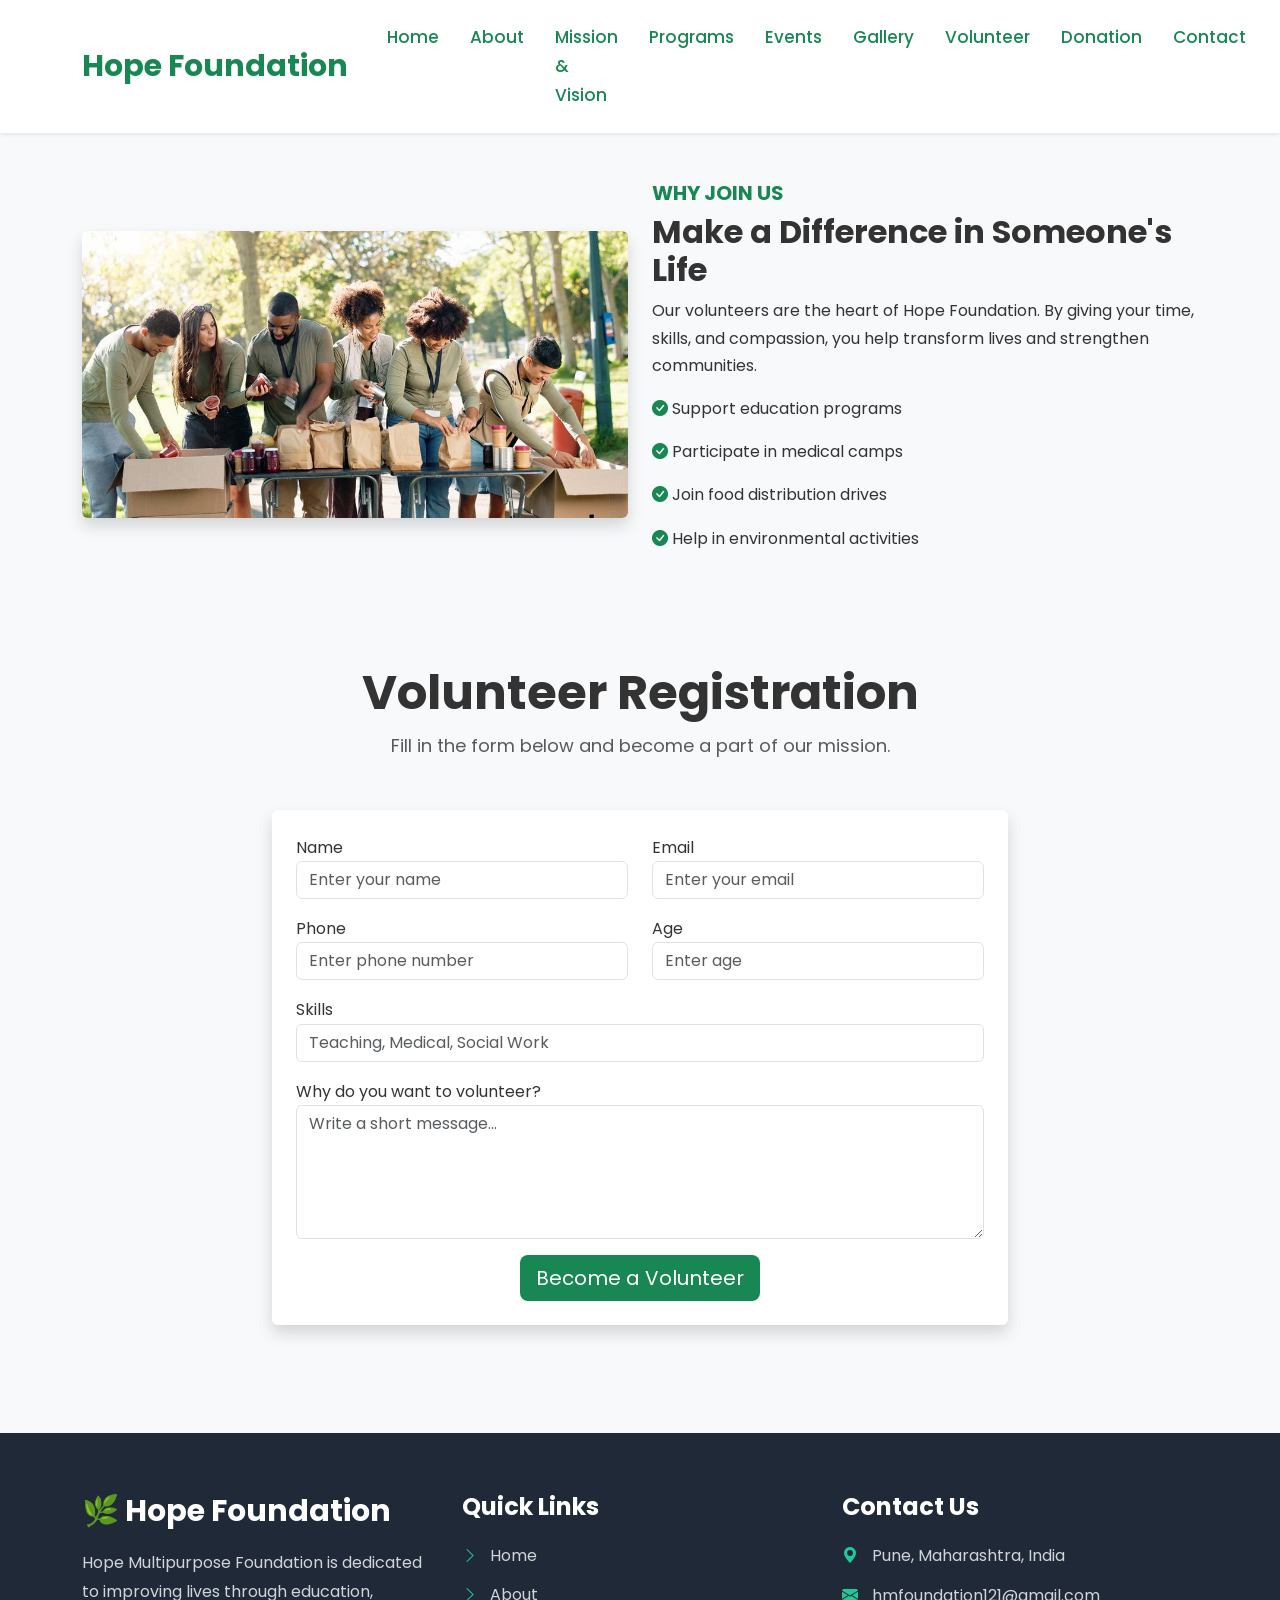
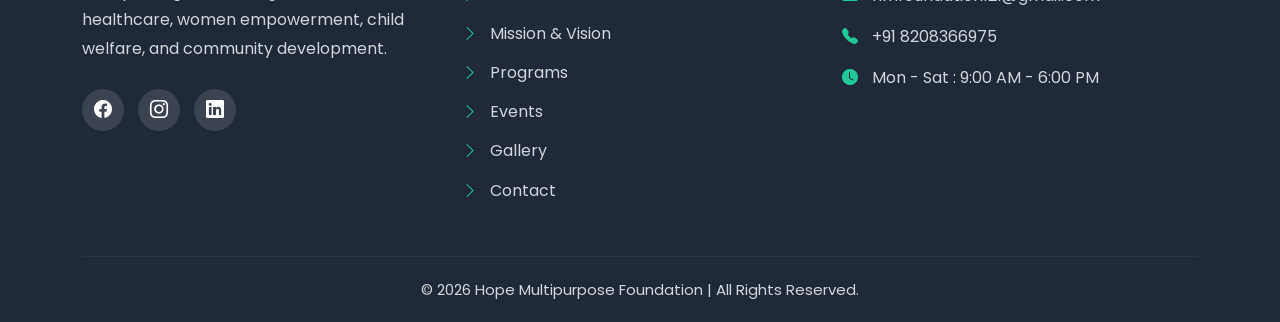
<file: volunteer.html>
<!DOCTYPE html>
<html lang="en">
<head>
    <meta charset="UTF-8">
    <meta name="viewport" content="width=device-width, initial-scale=1.0">
    <title>About Us | Hope Foundation</title>
    <link href="https://cdn.jsdelivr.net/npm/bootstrap@5.3.7/dist/css/bootstrap.min.css" rel="stylesheet">
    <link
    rel="stylesheet"
    href="https://cdn.jsdelivr.net/npm/bootstrap-icons@1.11.3/font/bootstrap-icons.min.css">


    <link rel="stylesheet" href="css/style.css">
  

</head>
<body>
     <nav class="navbar navbar-expand-lg navbar-light bg-white shadow-sm sticky-top">
        <div class="container">
            <a class="navbar-brand fw-bold text-success" href="index.html">Hope Foundation</a>
            <button class="navbar-toggler" type="button" data-bs-toggle="collapse" data-bs-target="#navbarNav">
                <span class="navbar-toggler-icon" ></span>
    
            </button>
            <div class="collapse navbar-collapse" id="navbarNav">
                <ul class="navbar-nav ms-auto">
                    <li class="nav-item">
                        <a class="nav-link active"  href="index.html">Home</a>
                    </li>
                    <li class="nav-item">
                        <a class="nav-link active" href="about.html">About</a>
                    </li>
                    <li class="nav-item">
                        <a class="nav-link active" href="mission.html">Mission & Vision</a>
                    </li>
                    <li class="nav-item">
                        <a class="nav-link active" href="programs.html">Programs</a>
                    </li>
                    <li class="nav-item">
                        <a class="nav-link active" href="events.html">Events</a>
                    </li>
                    <li class="nav-item">
                        <a class="nav-link active" href="gallery.html">Gallery</a>
                            
                    </li>
                    <li class="nav-item">
                        <a class="nav-link active" href="volunteer.html">Volunteer</a>
                        </a>
                    </li>
                    <li class="nav-item">
                        <a class="nav-link active" href="donation.html">Donation</a>
                    </li>
                    <li class="nav-item">
                        <a class="nav-link active" href="contact.html">Contact</a>
                    </li>
                    
                </ul>
            </div>
        </div>
    </nav>
  


<section class="py-5">

<div class="container">

<div class="row align-items-center">

<div class="col-lg-6">

<img src="images/volunteer.jpg"
class="img-fluid rounded shadow"
alt="Volunteer">

</div>

<div class="col-lg-6">

<h5 class="text-success fw-bold">
WHY JOIN US
</h5>

<h2 class="fw-bold">
Make a Difference in Someone's Life
</h2>

<p>
Our volunteers are the heart of Hope Foundation. By giving your time,
skills, and compassion, you help transform lives and strengthen communities.
</p>

<ul class="list-unstyled">

<li class="mb-3">
<i class="bi bi-check-circle-fill text-success"></i>
 Support education programs
</li>

<li class="mb-3">
<i class="bi bi-check-circle-fill text-success"></i>
 Participate in medical camps
</li>

<li class="mb-3">
<i class="bi bi-check-circle-fill text-success"></i>
 Join food distribution drives
</li>

<li class="mb-3">
<i class="bi bi-check-circle-fill text-success"></i>
 Help in environmental activities
</li>

</ul>

</div>

</div>

</div>

</section>
    

<section class="py-5 bg-light">

<div class="container">

<div class="text-center mb-5">

<h2 class="fw-bold">
Volunteer Registration
</h2>

<p class="text-muted">
Fill in the form below and become a part of our mission.
</p>

</div>

<div class="row justify-content-center">

<div class="col-lg-8">

<form id="volunteerForm" class="shadow p-4 rounded bg-white">
<div class="row">

<div class="col-md-6 mb-3">

<label>Name</label>

<input
type="text"
id="name"
class="form-control"
placeholder="Enter your name">

</div>

<div class="col-md-6 mb-3">

<label>Email</label>

<input
type="email"
id="email"
class="form-control"
placeholder="Enter your email">

</div>

<div class="col-md-6 mb-3">

<label>Phone</label>
<input
type="tel"
id="phone"
class="form-control"
placeholder="Enter phone number">

</div>

<div class="col-md-6 mb-3">

<label>Age</label>

<input
type="number"
id="age"
class="form-control"
placeholder="Enter age">

</div>

<div class="col-12 mb-3">

<label>Skills</label>

<input
type="text"
id="skills"
class="form-control"
placeholder="Teaching, Medical, Social Work">

</div>

<div class="col-12 mb-3">

<label>Why do you want to volunteer?</label>

<textarea
id="message"
class="form-control"
rows="5"
placeholder="Write a short message..."></textarea>

</div>

<div class="text-center">

<button type="submit" class="btn btn-success btn-lg">
    Become a Volunteer
</button>

</div>

</form>

</div>

</div>

</div>

</section>

   <!-- ================= Footer Start ================= -->
<footer class="footer">

    <div class="container">

        <div class="row gy-4">

            <!-- About -->
            <div class="col-lg-4 col-md-6">

                <h3 class="footer-logo">
                    🌿 Hope Foundation
                </h3>

                <p class="footer-text">
                    Hope Multipurpose Foundation is dedicated to improving lives
                    through education, healthcare, women empowerment,
                    child welfare, and community development.
                </p>

                <div class="social-icons">
                    <a href="https://www.facebook.com/share/1DEEq2dMSL/" target="_blank" rel="noopener noreferrer" aria-label="Facebook"> <i class="bi bi-facebook"></i> </a>
                    <a href="https://www.instagram.com/hopemfoundation.india?igsh=YXhmOGFsM3YycTZi&utm_source=ig_contact_invite" target="_blank" rel="noopener noopener" aria-label="Instagram">
                        <i class="bi bi-instagram"></i>
                    </a>
                    <a href="https://www.linkedin.com/company/hope-multipurpose-foundation/" target="_blank" rel="noopener noreferrer" aria-label="LinkedIn"> <i class="bi bi-linkedin"></i> </a>

                </div>

            </div>

            <!-- Quick Links -->
            <div class="col-lg-4 col-md-6">

                <h4 class="footer-title">
                    Quick Links
                </h4>

                <ul class="footer-links">

                    <li>
                        <a href="index.html">
                            <i class="bi bi-chevron-right"></i> Home
                        </a>
                    </li>

                    <li>
                        <a href="about.html">
                            <i class="bi bi-chevron-right"></i> About
                        </a>
                    </li>

                    <li>
                        <a href="mission.html">
                            <i class="bi bi-chevron-right"></i> Mission & Vision
                        </a>
                    </li>

                    <li>
                        <a href="programs.html">
                            <i class="bi bi-chevron-right"></i> Programs
                        </a>
                    </li>

                    <li>
                        <a href="events.html">
                            <i class="bi bi-chevron-right"></i> Events
                        </a>
                    </li>

                    <li>
                        <a href="gallery.html">
                            <i class="bi bi-chevron-right"></i> Gallery
                        </a>
                    </li>

                    <li>
                        <a href="contact.html">
                            <i class="bi bi-chevron-right"></i> Contact
                        </a>
                    </li>

                </ul>

            </div>

            <!-- Contact -->
            <div class="col-lg-4 col-md-12">

                <h4 class="footer-title">
                    Contact Us
                </h4>

                <p>
                    <i class="bi bi-geo-alt-fill"></i>
                    Pune, Maharashtra, India
                </p>

                <p>
                    <i class="bi bi-envelope-fill"></i>
                    hmfoundation121@gmail.com
                </p>

                <p>
                    <i class="bi bi-telephone-fill"></i>
                    +91 8208366975
                </p>

                <p>
                    <i class="bi bi-clock-fill"></i>
                    Mon - Sat : 9:00 AM - 6:00 PM
                </p>

            </div>

        </div>

        <hr>

        <div class="copyright">

            © 2026 Hope Multipurpose Foundation | All Rights Reserved.

        </div>

    </div>

</footer>
<!-- ================= Footer End ================= -->


 <script src="https://cdn.jsdelivr.net/npm/bootstrap@5.3.7/dist/js/bootstrap.bundle.min.js"></script>
<script src="js/script.js"></script>
</body>
</html>
</file>
<file: css/style.css>
/* ===========================
        Google Font
=========================== */

@import url('https://fonts.googleapis.com/css2?family=Poppins:wght@300;400;500;600;700;800&display=swap');

*{
    margin:0;
    padding:0;
    box-sizing:border-box;
    font-family:'Poppins',sans-serif;
}

body{
    background:#f8f9fa;
    color:#333;
    line-height:1.7;
}

html{
    scroll-behavior:smooth;
}

/* ===========================
        Navbar
=========================== */

.navbar{
    padding:15px 0;
    transition:.3s;
}

.navbar-brand{
    font-size:30px;
    font-weight:700;
}

.navbar-nav .nav-link{
    font-size:17px;
    font-weight:500;
    margin-left:15px;
    color:#333 !important;
    transition:.3s;
}

.navbar-nav .nav-link:hover,
.navbar-nav .nav-link.active{
    color:#198754 !important;
}

/* ===========================
        Hero Section
=========================== */

.hero{
    padding:80px 0;
}

.hero h1{
    font-size:52px;
    font-weight:700;
    margin-bottom:25px;
    color:#222;
}

.hero p{
    font-size:18px;
    color:#666;
    margin-bottom:35px;
}

.hero-image{
    border-radius:20px;
    box-shadow:0 15px 35px rgba(0,0,0,.15);
    transition:.5s;
}

.hero-image:hover{
    transform:scale(1.03);
}

.hero .btn{
    padding:13px 30px;
    margin-right:15px;
    border-radius:30px;
    font-weight:600;
}

.hero .btn-success{
    background:#198754;
}

.hero .btn-outline-success:hover{
    color:#fff;
}

/* ===========================
        About Section
=========================== */

.about{
    background:#fff;
}

.about img{
    border-radius:20px;
}

.about h5{
    letter-spacing:2px;
}

.about h2{
    font-size:42px;
    margin-bottom:25px;
}

.about p{
    color:#666;
    margin-bottom:15px;
}

.about .btn{
    padding:12px 30px;
    border-radius:30px;
}

/* ===========================
        Footer
=========================== */

.footer{
    background:#1f2937;
    color:#fff;
    padding:60px 0 20px;
    margin-top:80px;
}

.footer-logo{
    font-size:30px;
    font-weight:700;
    margin-bottom:20px;
}

.footer-text{
    color:#d1d5db;
    line-height:1.9;
}

.footer-title{
    font-size:24px;
    margin-bottom:20px;
    font-weight:600;
}

.footer-links{
    list-style:none;
    padding:0;
}

.footer-links li{
    margin-bottom:12px;
}

.footer-links a{
    color:#d1d5db;
    text-decoration:none;
    transition:.3s;
}

.footer-links a:hover{
    color:#20c997;
    padding-left:8px;
}

.footer-links i{
    margin-right:8px;
    color:#20c997;
}

.footer p{
    color:#d1d5db;
}

.footer p i{
    color:#20c997;
    margin-right:10px;
}

.social-icons{
    margin-top:25px;
}

.social-icons a{
    display:inline-flex;
    justify-content:center;
    align-items:center;
    width:45px;
    height:45px;
    background:#374151;
    color:#fff;
    border-radius:50%;
    margin-right:10px;
    text-decoration:none;
    transition:.3s;
    font-size:20px;
}

.social-icons a:hover{
    background:#20c997;
    transform:translateY(-6px);
}

.footer hr{
    border-color:rgba(255,255,255,.15);
    margin:40px 0 20px;
}

.copyright{
    text-align:center;
    color:#d1d5db;
    font-size:15px;
}

/* ===========================
        Buttons
=========================== */

.btn{
    transition:.4s;
}

.btn:hover{
    transform:translateY(-3px);
}

/* ===========================
        Images
=========================== */

img{
    max-width:100%;
}

/* ===========================
        Responsive
=========================== */

@media(max-width:991px){

.hero{
    text-align:center;
}

.hero h1{
    font-size:40px;
}

.hero-image{
    margin-top:40px;
}

.about{
    text-align:center;
}

.about img{
    margin-bottom:30px;
}

.footer{
    text-align:center;
}

.social-icons{
    justify-content:center;
}

}

@media(max-width:768px){

.hero h1{
    font-size:32px;
}

.about h2{
    font-size:30px;
}

.hero .btn{
    display:block;
    margin:10px auto;
}

.footer-logo{
    font-size:26px;
}

}

@media(max-width:576px){

.navbar-brand{
    font-size:24px;
}

.hero{
    padding:60px 0;
}

.hero h1{
    font-size:28px;
}

.hero p{
    font-size:16px;
}

.about h2{
    font-size:26px;
}

.footer-title{
    margin-top:20px;
}

}


/*====================================
        About Banner
=====================================*/

.page-banner{
    background:linear-gradient(rgba(0,0,0,.65),rgba(0,0,0,.65)),
    url("../images/about-banner.jpg");
    background-size:cover;
    background-position:center;
    padding:120px 0;
}

.page-banner h1{
    font-size:50px;
    font-weight:700;
    margin-bottom:10px;
}

.page-banner p{
    font-size:18px;
    margin:0;
}

/*====================================
        About Section
=====================================*/

.about-page{
    padding:80px 0;
}

.about-page img{
    border-radius:20px;
    transition:.5s;
    box-shadow:0 15px 35px rgba(0,0,0,.15);
}

.about-page img:hover{
    transform:scale(1.03);
}

.about-page h2{
    font-size:42px;
    font-weight:700;
    margin-bottom:25px;
}

.about-page p{
    color:#666;
    line-height:1.9;
    margin-bottom:18px;
}

.about-page .btn{
    margin-top:15px;
    padding:12px 30px;
    border-radius:30px;
    font-weight:600;
}

/* ============================================
   Leadership Section
============================================= */

.leadership-section {
    background: #f8fafc;
    padding: 80px 0;
}

/* Section Heading */

.section-heading {
    max-width: 750px;
    margin: 0 auto;
}

.section-subtitle {
    display: inline-block;
    color: #198754;
    font-size: 15px;
    font-weight: 700;
    text-transform: uppercase;
    letter-spacing: 2px;
    margin-bottom: 10px;
}

.section-heading h2 {
    font-size: 38px;
    font-weight: 700;
    color: #1f2937;
    margin-bottom: 15px;
}

.section-heading p {
    color: #6b7280;
    font-size: 16px;
    line-height: 1.7;
}


/* ============================================
   Leader Card
============================================= */

.leader-card {
    background: #ffffff;
    border-radius: 15px;
    overflow: hidden;
    height: 100%;
    box-shadow: 0 8px 25px rgba(0, 0, 0, 0.08);
    transition: all 0.4s ease;
}

.leader-card:hover {
    transform: translateY(-10px);
    box-shadow: 0 15px 35px rgba(0, 0, 0, 0.15);
}


/* ============================================
   Leader Image
============================================= */

.leader-image {
    position: relative;
    width: 100%;
    height: 300px;
    overflow: hidden;
}

.leader-image img {
    width: 100%;
    height: 100%;
    object-fit: cover;
    object-position: center;
    transition: transform 0.5s ease;
}

.leader-card:hover .leader-image img {
    transform: scale(1.08);
}


/* ============================================
   Image Overlay
============================================= */

.leader-overlay {
    position: absolute;
    left: 0;
    bottom: 0;
    width: 100%;
    padding: 35px 15px 15px;

    background: linear-gradient(
        transparent,
        rgba(0, 0, 0, 0.75)
    );

    opacity: 0;
    transition: opacity 0.4s ease;
}

.leader-card:hover .leader-overlay {
    opacity: 1;
}

.leader-overlay span {
    color: #ffffff;
    font-size: 14px;
    font-weight: 600;
}


/* ============================================
   Leader Information
============================================= */

.leader-info {
    text-align: center;
    padding: 22px 15px 25px;
}

.leader-info h4 {
    font-size: 20px;
    font-weight: 700;
    color: #1f2937;
    margin-bottom: 6px;
}

.leader-info p {
    color: #198754;
    font-size: 15px;
    font-weight: 600;
    margin: 0;
}


/* ============================================
   Responsive Design
============================================= */

@media (max-width: 991px) {

    .leadership-section {
        padding: 65px 0;
    }

    .section-heading h2 {
        font-size: 32px;
    }

    .leader-image {
        height: 280px;
    }
}


@media (max-width: 576px) {

    .leadership-section {
        padding: 50px 15px;
    }

    .section-heading h2 {
        font-size: 28px;
    }

    .section-heading p {
        font-size: 15px;
    }

    .leader-image {
        height: 320px;
    }

    .leader-info h4 {
        font-size: 18px;
    }

}

/*====================================
        Statistics
=====================================*/

.bg-light{
    background:#f8f9fa !important;
}

.bg-light .col-md-3{
    padding:30px 15px;
}

.bg-light h2{
    font-size:48px;
    font-weight:700;
}

.bg-light p{
    font-size:18px;
    color:#666;
    margin-top:10px;
}

/*====================================
        Core Values
=====================================*/

.card{
    border:none;
    border-radius:18px;
    transition:.4s;
}

.card:hover{
    transform:translateY(-10px);
    box-shadow:0 18px 35px rgba(0,0,0,.15);
}

.card i{
    font-size:60px;
    margin-bottom:15px;
}

.card h4{
    font-size:26px;
    font-weight:600;
    margin-bottom:15px;
}

.card p{
    color:#666;
    line-height:1.8;
}

/*====================================
        Button
=====================================*/

.btn-success{
    background:#198754;
    border:none;
    transition:.4s;
}

.btn-success:hover{
    background:#157347;
    transform:translateY(-3px);
}

/*====================================
        Responsive
=====================================*/

@media(max-width:991px){

.about-page{
    text-align:center;
}

.about-page img{
    margin-bottom:35px;
}

.page-banner{
    padding:90px 0;
}

.page-banner h1{
    font-size:40px;
}

}

@media(max-width:768px){

.page-banner h1{
    font-size:32px;
}

.about-page h2{
    font-size:32px;
}

.bg-light h2{
    font-size:36px;
}

.card{
    margin-bottom:25px;
}

}

@media(max-width:576px){

.page-banner{
    padding:70px 0;
}

.page-banner h1{
    font-size:28px;
}

.page-banner p{
    font-size:16px;
}

.about-page{
    padding:50px 0;
}

.about-page h2{
    font-size:28px;
}

.about-page p{
    font-size:15px;
}

.bg-light h2{
    font-size:32px;
}

}

/*==============================
        Vision Section
==============================*/

.vision{
    background:#f8f9fa;
}

.vision h2{
    font-size:42px;
    margin-bottom:20px;
}

.vision p{
    font-size:17px;
    line-height:1.8;
}

.vision ul li{
    font-size:17px;
}

.vision img{
    border-radius:20px;
    transition:.4s;
}

.vision img:hover{
    transform:scale(1.03);
}

@media(max-width:768px){

.vision{
    text-align:center;
}

.vision h2{
    font-size:32px;
}

.vision ul{
    text-align:left;
    display:inline-block;
}

}
/*==============================
        Core Values
==============================*/

.core-values{

    background:#ffffff;

}

.value-card{

    background:#fff;

    border-radius:20px;

    padding:40px 30px;

    text-align:center;

    box-shadow:0 10px 25px rgba(0,0,0,.08);

    transition:.4s;

    height:100%;

}

.value-card:hover{

    transform:translateY(-10px);

    box-shadow:0 20px 40px rgba(0,0,0,.15);

}

.value-icon{

    width:90px;

    height:90px;

    margin:auto;

    background:#198754;

    border-radius:50%;

    display:flex;

    justify-content:center;

    align-items:center;

    margin-bottom:25px;

}

.value-icon i{

    font-size:40px;

    color:white;

}

.value-card h3{

    font-size:28px;

    font-weight:700;

    margin-bottom:15px;

}

.value-card p{

    color:#666;

    line-height:1.8;

    font-size:16px;

}

@media(max-width:768px){

.value-card{

margin-bottom:25px;

}

.value-card h3{

font-size:24px;

}

}


/* ================= CTA Section ================= */

.cta-section{
    background:#f8f9fa;
}

.cta-section h2{
    font-size:2.3rem;
    font-weight:700;
    color:#198754;
}

.cta-section p{
    font-size:1.1rem;
    color:#666;
    line-height:1.8;
}

.cta-section .btn{
    padding:12px 28px;
    border-radius:30px;
    font-weight:600;
    transition:.3s;
}

.cta-section .btn-success:hover{
    transform:translateY(-3px);
    box-shadow:0 10px 25px rgba(25,135,84,.25);
}

.cta-section .btn-outline-success:hover{
    transform:translateY(-3px);
}
/* ================= Footer ================= */

.footer{
    background:#1b4332;
    color:#fff;
    padding-top:60px;
}

.footer h3,
.footer h4{
    font-weight:700;
    margin-bottom:20px;
}

.footer p{
    color:#ddd;
    line-height:1.8;
    margin-bottom:12px;
}

.footer-links{
    list-style:none;
    padding:0;
    margin:0;
}

.footer-links li{
    margin-bottom:12px;
}

.footer-links a{
    color:#ddd;
    text-decoration:none;
    transition:.3s;
}

.footer-links a:hover{
    color:#8bc34a;
    padding-left:8px;
}

.footer-links i{
    margin-right:8px;
}

.social-icons a{
    width:42px;
    height:42px;
    display:inline-flex;
    align-items:center;
    justify-content:center;
    background:#2d6a4f;
    color:#fff;
    border-radius:50%;
    margin-right:10px;
    font-size:18px;
    transition:.3s;
}

.social-icons a:hover{
    background:#8bc34a;
    color:#fff;
    transform:translateY(-5px);
}

.footer hr{
    border-color:rgba(255,255,255,.2);
}

.footer .text-center{
    color:#ccc;
    font-size:15px;
}
.page-banner{
    background:linear-gradient(rgba(0,0,0,.55),
    rgba(0,0,0,.55)),
    url("../images/event-banner.jpg");

    background-size:cover;
    background-position:center;
    padding:120px 0;
}

.page-banner h1{
    font-size:55px;
    font-weight:700;
}

.page-banner p{
    font-size:20px;
}
/* ================= Events Cards ================= */

.event-card{
    border: none;
    border-radius: 18px;
    overflow: hidden;
    transition: all .4s ease;
}

.event-card img{
    height: 240px;
    object-fit: cover;
}

.event-card .card-body{
    padding: 25px;
}

.event-card h4{
    margin-bottom: 15px;
    font-weight: 700;
}

.event-card p{
    color: #666;
    line-height: 1.6;
}

.event-card .btn{
    margin-top: 10px;
    border-radius: 30px;
    padding: 10px 24px;
}

.event-card:hover{
    transform: translateY(-10px);
    box-shadow: 0 20px 40px rgba(0,0,0,.15);
}

.badge{
    border-radius: 20px;
    padding: 8px 15px;
    font-size: 14px;
}
/* ================= Past Events ================= */

.bg-light{
    background:#f8f9fa !important;
}

.event-card .btn-secondary{
    border-radius:30px;
    padding:10px 20px;
}

.event-card .badge.bg-secondary{
    background:#6c757d !important;
}
/* ===========================
   Past Events
=========================== */

.event-gallery{
    border-radius:15px;
    overflow:hidden;
    transition:.4s;
}

.event-gallery img{
    height:230px;
    object-fit:cover;
}

.event-gallery:hover{
    transform:translateY(-8px);
    box-shadow:0 18px 40px rgba(0,0,0,.18);
}

.event-gallery h5{
    font-weight:700;
}
/* ==========================
   Event Schedule
========================== */

.schedule-box{

    background:#fff;

    border-left:5px solid #198754;

    padding:20px;

    margin-bottom:20px;

    border-radius:12px;

    box-shadow:0 5px 20px rgba(0,0,0,.08);

    transition:.3s;

}

.schedule-box:hover{

    transform:translateX(8px);

    box-shadow:0 10px 30px rgba(0,0,0,.15);

}

.schedule-box h5{

    margin-bottom:6px;

    font-weight:700;

}

.schedule-box .badge{

    font-size:15px;

}

.footer{
    background:#1F2937;
    color:#fff;
    padding:60px 0 20px;
    margin-top:60px;
}

.footer-text,
.footer p,
.footer-links a,
.copyright{
    color:#d1d5db;
}

.footer-links a:hover{
    color:#22c55e;
}

.social-icons a{
    background:rgba(255,255,255,.12);
}

.social-icons a:hover{
    background:#22c55e;
}

/* ===========================
   Gallery Slider
=========================== */

#gallerySlider{
    max-width: 850px;
    margin: 0 auto;
    border-radius: 15px;
    overflow: hidden;
}

.slider-img{
    width: 100%;
    max-width: 850px;
    height: 500px;
    object-fit: cover;
    margin: auto;
    border-radius: 15px;
}

.carousel-caption{
    background: rgba(0,0,0,0.45);
    border-radius: 10px;
    padding: 15px;
    bottom: 30px;
}

.carousel-caption h3{
    font-size: 30px;
    font-weight: 700;
}

.carousel-caption p{
    font-size: 16px;
}

.carousel-control-prev-icon,
.carousel-control-next-icon{
    background-color: rgba(0,0,0,.5);
    border-radius: 50%;
    padding: 18px;
}

.carousel-indicators button{
    width: 12px;
    height: 12px;
    border-radius: 50%;
}

/* Responsive */

@media (max-width:768px){

.slider-img{
    height:300px;
}

.carousel-caption h3{
    font-size:22px;
}

.carousel-caption p{
    font-size:14px;
}

}

/* ==========================
   GALLERY
========================== */

.gallery{
    background:#f8f9fa;
}

.gallery-card{
    overflow:hidden;
    border-radius:15px;
    box-shadow:0 8px 20px rgba(0,0,0,.12);
    transition:.4s;
    background:#fff;
}

.gallery-card img{
    width:100%;
    height:280px;
    object-fit:cover;
    display:block;
    transition:.5s;
}

.gallery-card:hover{
    transform:translateY(-8px);
    box-shadow:0 15px 35px rgba(0,0,0,.18);
}

.gallery-card:hover img{
    transform:scale(1.08);
}

.gallery h2{
    margin-bottom:10px;
}

.gallery p{
    font-size:16px;
}

@media(max-width:992px){

.gallery-card img{
    height:250px;
}

}

@media(max-width:768px){

.gallery-card img{
    height:220px;
}

}

@media(max-width:576px){

.gallery-card img{
    height:200px;
}

}
</file>
